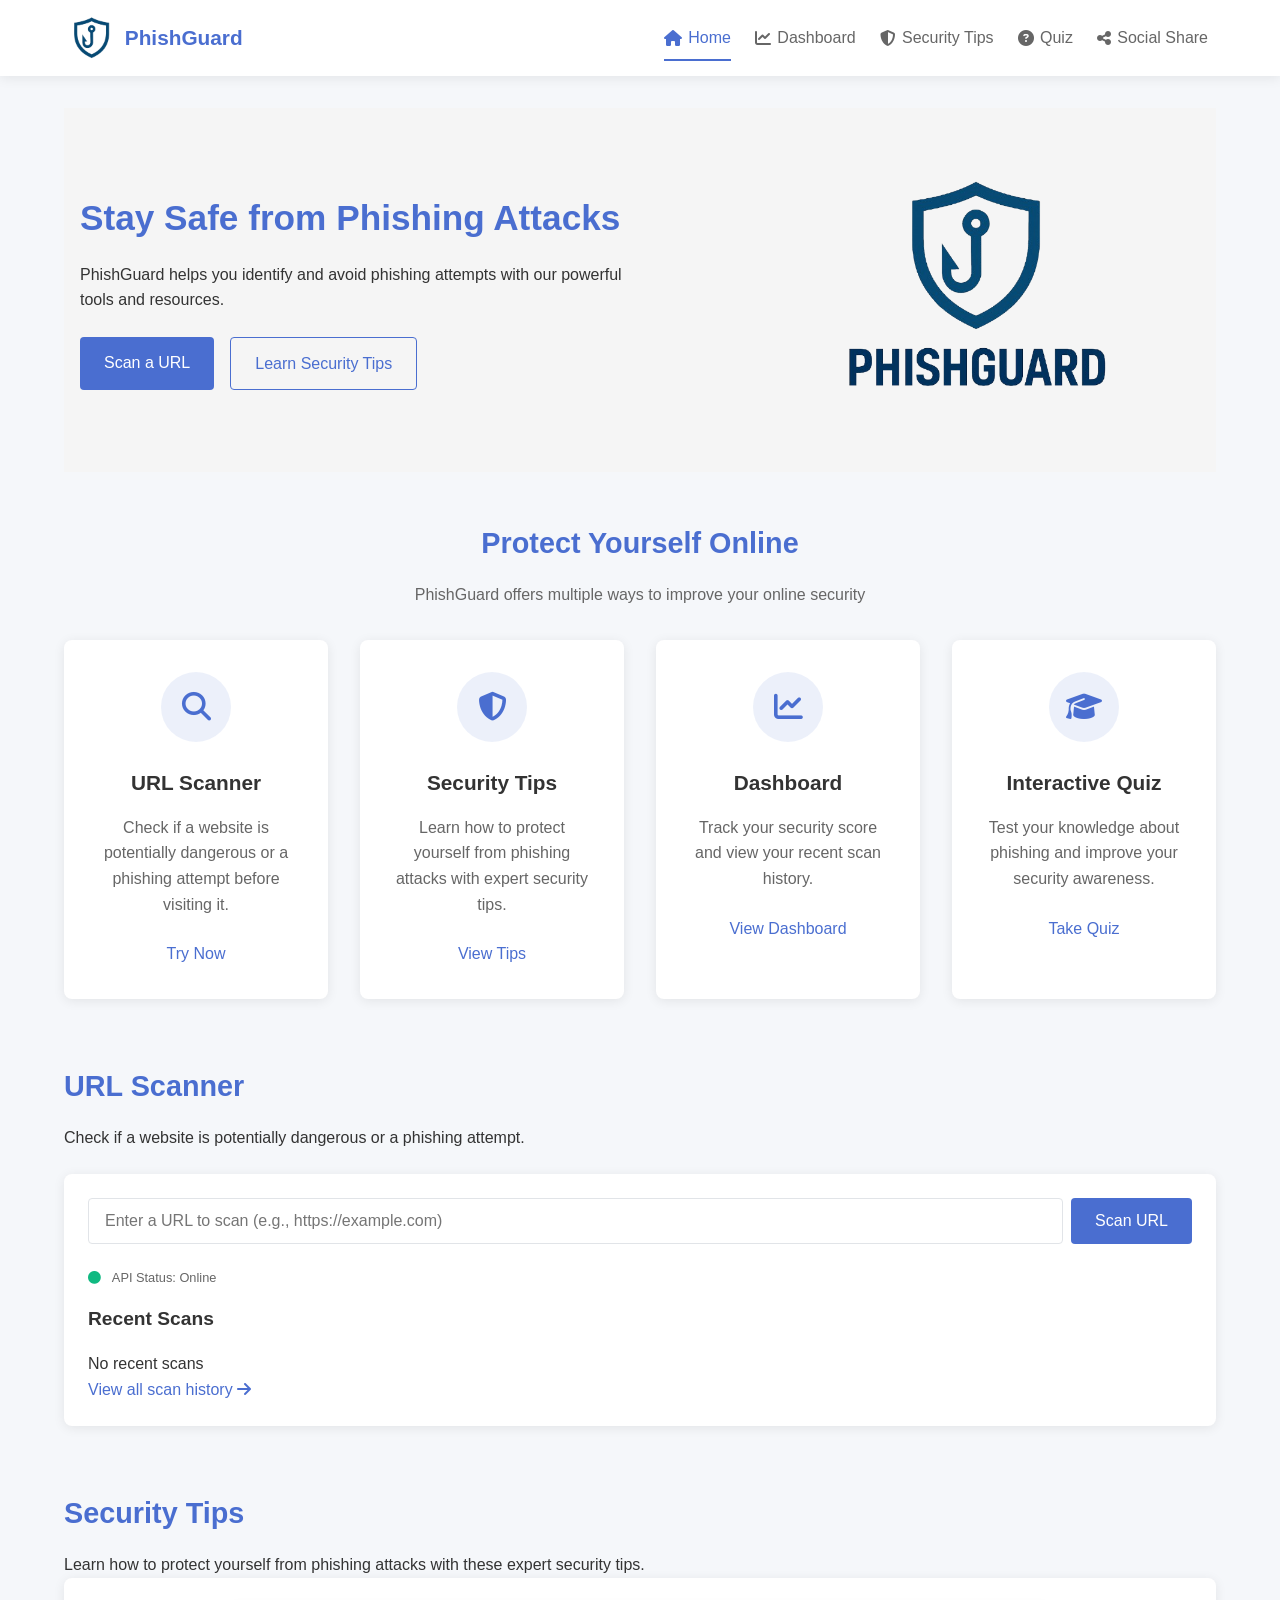
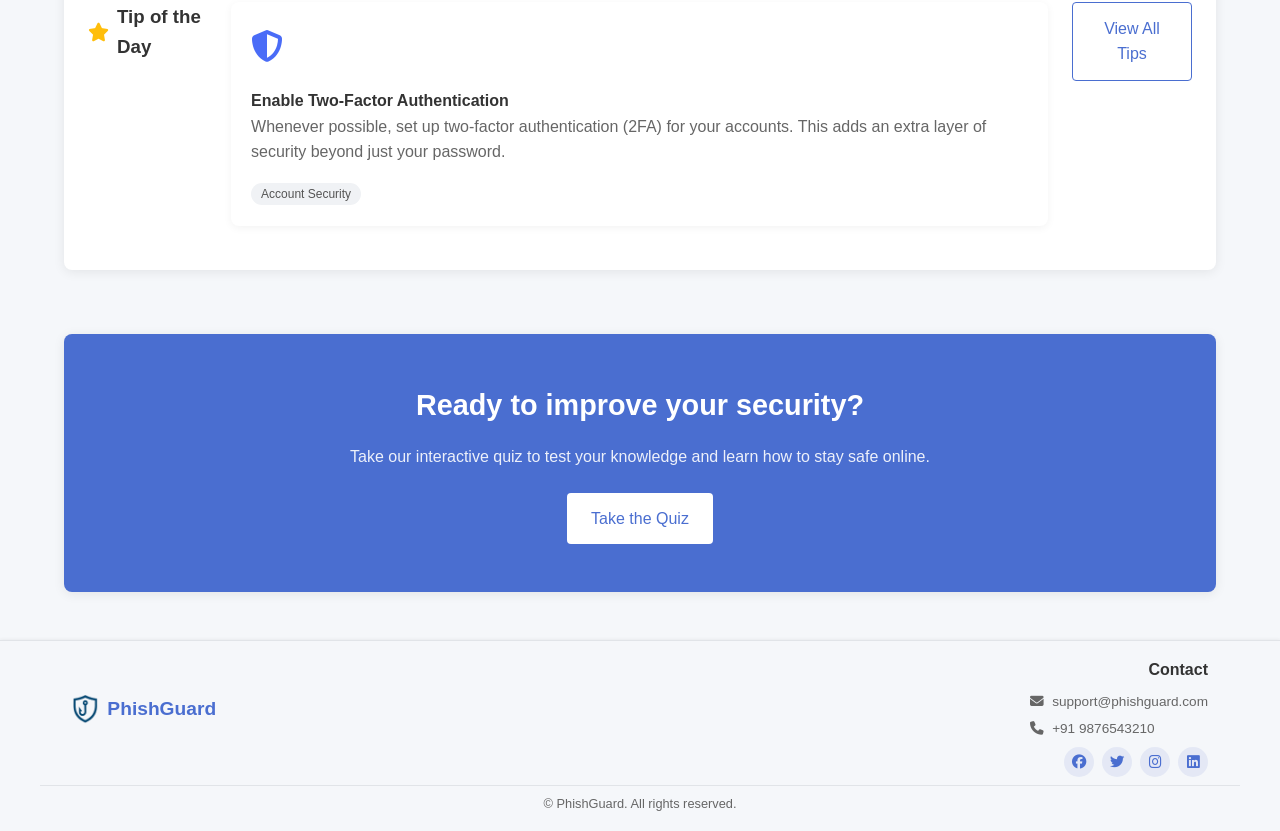
<file: index.html>
<!DOCTYPE html>
<html lang="en">
<head>
    <meta charset="UTF-8">
    <meta name="viewport" content="width=device-width, initial-scale=1.0">
    <title>PhishGuard - Phishing Detection & Awareness</title>
    <link rel="stylesheet" href="css/combined.css">
    <link rel="stylesheet" href="https://cdnjs.cloudflare.com/ajax/libs/font-awesome/6.4.0/css/all.min.css">
</head>
<body>
    <header>
        <nav class="navbar">
            <div class="logo">
                <img src="pics/phish_logo-removebg-preview.png" alt="PhishGuard Logo">
                <h1>PhishGuard</h1>
            </div>
            <ul class="nav-links">
                <li><a href="index.html" class="active"><i class="fas fa-home"></i> Home</a></li>
                <li><a href="dashboard.html"><i class="fas fa-chart-line"></i> Dashboard</a></li>
                <li><a href="security-tips.html"><i class="fas fa-shield-alt"></i> Security Tips</a></li>
                <li><a href="quiz.html"><i class="fas fa-question-circle"></i> Quiz</a></li>
                <li><a href="social-share.html"><i class="fas fa-share-alt"></i> Social Share</a></li>
            </ul>
            <div class="hamburger">
                <div class="bar"></div>
                <div class="bar"></div>
                <div class="bar"></div>
            </div>
        </nav>
    </header>

    <main>
        <section id="hero" class="hero-section">
            <div class="hero-content">
                <h1>Stay Safe from Phishing Attacks</h1>
                <p>PhishGuard helps you identify and avoid phishing attempts with our powerful tools and resources.</p>
                <div class="hero-buttons">
                    <a href="#scanner" class="btn primary-btn">Scan a URL</a>
                    <a href="security-tips.html" class="btn secondary-btn">Learn Security Tips</a>
                </div>
            </div>
            <div class="hero-image">
                <img src="pics/phishguard_logo-removebg-preview.png" alt="Phishing Protection">
            </div>
        </section>

        <section id="features" class="features-section">
            <h2>Protect Yourself Online</h2>
            <p class="section-description">PhishGuard offers multiple ways to improve your online security</p>
            
            <div class="features-grid">
                <div class="feature-card">
                    <div class="feature-icon">
                        <i class="fas fa-search"></i>
                    </div>
                    <h3>URL Scanner</h3>
                    <p>Check if a website is potentially dangerous or a phishing attempt before visiting it.</p>
                    <a href="#scanner" class="feature-link">Try Now</a>
                </div>
                
                <div class="feature-card">
                    <div class="feature-icon">
                        <i class="fas fa-shield-alt"></i>
                    </div>
                    <h3>Security Tips</h3>
                    <p>Learn how to protect yourself from phishing attacks with expert security tips.</p>
                    <a href="security-tips.html" class="feature-link">View Tips</a>
                </div>
                
                <div class="feature-card">
                    <div class="feature-icon">
                        <i class="fas fa-chart-line"></i>
                    </div>
                    <h3>Dashboard</h3>
                    <p>Track your security score and view your recent scan history.</p>
                    <a href="dashboard.html" class="feature-link">View Dashboard</a>
                </div>
                
                <div class="feature-card">
                    <div class="feature-icon">
                        <i class="fas fa-graduation-cap"></i>
                    </div>
                    <h3>Interactive Quiz</h3>
                    <p>Test your knowledge about phishing and improve your security awareness.</p>
                    <a href="quiz.html" class="feature-link">Take Quiz</a>
                </div>
            </div>
        </section>

        <section id="scanner" class="scanner-section">
            <h2>URL Scanner</h2>
            <p>Check if a website is potentially dangerous or a phishing attempt.</p>
            
            <div class="scanner-container">
                <div class="url-input">
                    <input type="text" id="url-to-scan" placeholder="Enter a URL to scan (e.g., https://example.com)">
                    <button id="scan-btn">Scan URL</button>
                </div>
                
                <div class="api-status">
                    <span id="api-status-indicator"><i class="fas fa-circle-notch"></i> API Status: Checking...</span>
                </div>
                
                <div class="scan-results" id="scan-results">
                    <!-- Results will appear here -->
                </div>
                
                <div class="recent-scans">
                    <h3>Recent Scans</h3>
                    <ul id="recent-scans-list">
                        <!-- Recent scans will appear here -->
                    </ul>
                    <a href="dashboard.html" class="view-all-link">View all scan history <i class="fas fa-arrow-right"></i></a>
                </div>
            </div>
        </section>

        <section id="security-tips-preview" class="tips-preview-section">
            <h2>Security Tips</h2>
            <p>Learn how to protect yourself from phishing attacks with these expert security tips.</p>
            
            <div class="tip-of-day">
                <h3><i class="fas fa-star"></i> Tip of the Day</h3>
                <div class="tip-content" id="home-tip-content">
                    <!-- Dynamically filled by JavaScript -->
                </div>
                <a href="security-tips.html" class="btn secondary-btn">View All Tips</a>
            </div>
        </section>

        <section id="cta" class="cta-section">
            <div class="cta-content">
                <h2>Ready to improve your security?</h2>
                <p>Take our interactive quiz to test your knowledge and learn how to stay safe online.</p>
                <a href="quiz.html" class="btn primary-btn">Take the Quiz</a>
            </div>
        </section>
    </main>

    <footer>
        <div class="footer-content">
            <div class="footer-logo">
                <img src="pics/phish_logo-removebg-preview.png" alt="PhishGuard Logo">
                <h2>PhishGuard</h2>
            </div>
            <div class="footer-contact">
                <h3>Contact</h3>
                <p><i class="fas fa-envelope"></i> support@phishguard.com</p>
                <p><i class="fas fa-phone"></i>+91 9876543210</p>
                <div class="social-icons">
                    <a href="#"><i class="fab fa-facebook"></i></a>
                    <a href="#"><i class="fab fa-twitter"></i></a>
                    <a href="#"><i class="fab fa-instagram"></i></a>
                    <a href="#"><i class="fab fa-linkedin"></i></a>
                </div>
            </div>
        </div>
        <div class="footer-bottom">
            <p>&copy;  PhishGuard. All rights reserved.</p>
        </div>
    </footer>

    <script src="js/main.js"></script>
    <script src="js/scanner.js"></script>
    <script src="js/index-tips.js"></script>
    <script src="js/direct-nav.js"></script>
</body>
</html>
</file>
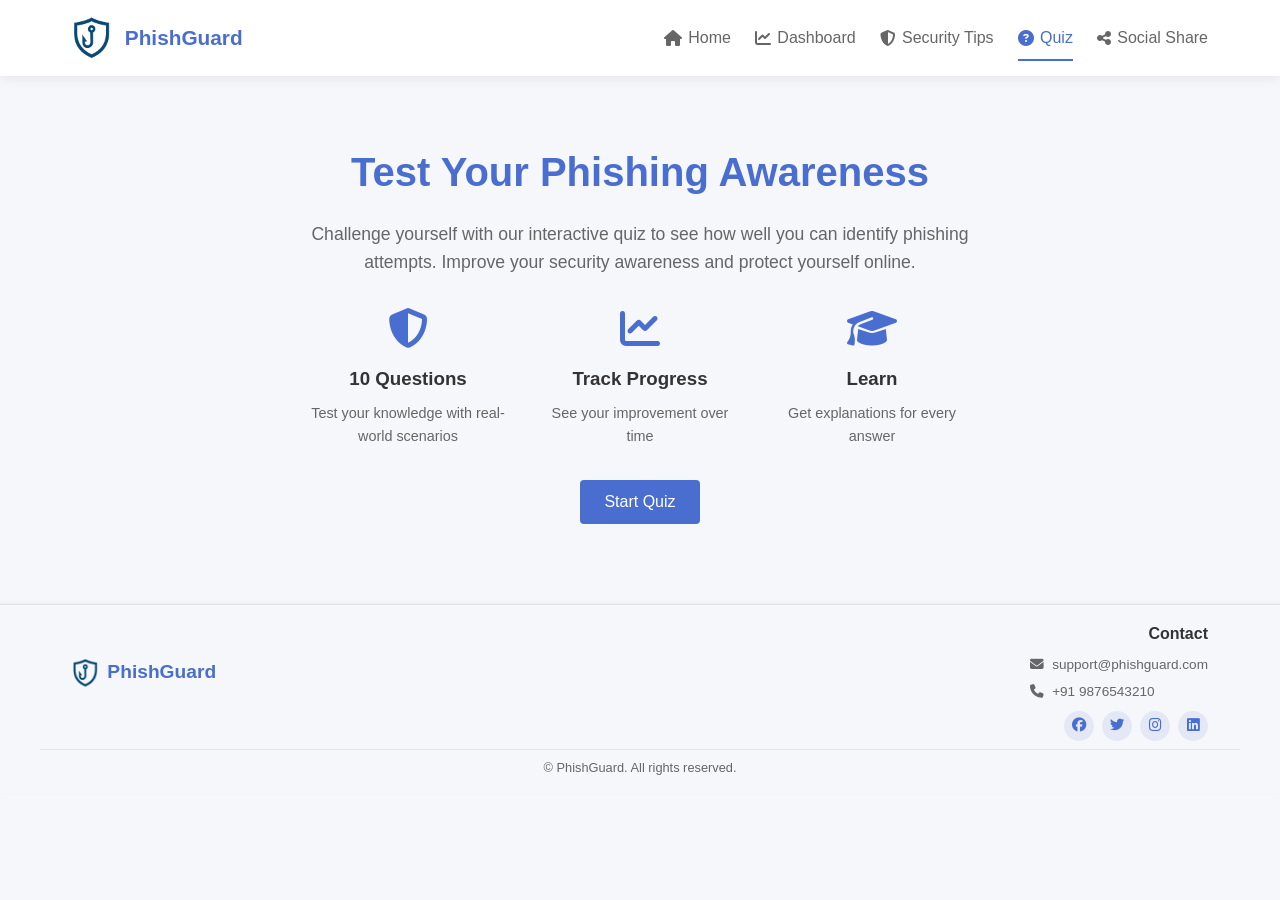
<file: quiz.html>
<!DOCTYPE html>
<html lang="en">
<head>
    <meta charset="UTF-8">
    <meta name="viewport" content="width=device-width, initial-scale=1.0">
    <title>PhishGuard - Security Quiz</title>
    <link rel="stylesheet" href="css/combined.css">
    <link rel="stylesheet" href="https://cdnjs.cloudflare.com/ajax/libs/font-awesome/6.4.0/css/all.min.css">
</head>
<body>
    <header>
        <nav class="navbar">
            <div class="logo">
                <img src="pics/phish_logo-removebg-preview.png" alt="PhishGuard Logo">
                <h1>PhishGuard</h1>
            </div>
            <ul class="nav-links">
                <li><a href="index.html"><i class="fas fa-home"></i> Home</a></li>
                <li><a href="dashboard.html"><i class="fas fa-chart-line"></i> Dashboard</a></li>
                <li><a href="security-tips.html"><i class="fas fa-shield-alt"></i> Security Tips</a></li>
                <li><a href="quiz.html" class="active"><i class="fas fa-question-circle"></i> Quiz</a></li>
                <li><a href="social-share.html"><i class="fas fa-share-alt"></i> Social Share</a></li>
            </ul>
            <div class="hamburger">
                <div class="bar"></div>
                <div class="bar"></div>
                <div class="bar"></div>
            </div>
        </nav>
    </header>

    <main>
        <section id="quiz-intro" class="quiz-intro">
            <div class="container">
                <h1>Test Your Phishing Awareness</h1>
                <p>Challenge yourself with our interactive quiz to see how well you can identify phishing attempts. Improve your security awareness and protect yourself online.</p>
                
                <div class="quiz-features">
                    <div class="quiz-feature">
                        <i class="fas fa-shield-alt"></i>
                        <h3>10 Questions</h3>
                        <p>Test your knowledge with real-world scenarios</p>
                    </div>
                    <div class="quiz-feature">
                        <i class="fas fa-chart-line"></i>
                        <h3>Track Progress</h3>
                        <p>See your improvement over time</p>
                    </div>
                    <div class="quiz-feature">
                        <i class="fas fa-graduation-cap"></i>
                        <h3>Learn</h3>
                        <p>Get explanations for every answer</p>
                    </div>
                </div>
                
                <button id="start-quiz-btn" class="btn primary-btn">Start Quiz</button>
            </div>
        </section>

        <section id="quiz-container" class="quiz-container" style="display: none;">
            <div class="quiz-header">
                <h2>Phishing Security Quiz</h2>
                <div class="quiz-progress">
                    <div class="progress-bar">
                        <div class="progress-fill" id="progress-fill"></div>
                    </div>
                    <span id="quiz-progress-text">Question 1 of 10</span>
                </div>
            </div>
            
            <div class="quiz-content">
                <div id="quiz-question" class="quiz-question">
                    <!-- Question will be inserted here -->
                </div>
                
                <div id="quiz-options" class="quiz-options">
                    <!-- Options will be inserted here -->
                </div>
                
                <div id="quiz-feedback" class="quiz-feedback">
                    <!-- Feedback will appear here -->
                </div>
                
                <div class="quiz-controls">
                    <button id="next-btn" class="btn primary-btn" disabled>Next Question</button>
                </div>
            </div>
        </section>

        <section id="quiz-results" class="quiz-results" style="display: none;">
            <h2>Your Results</h2>
            
            <div class="quiz-score">
                <div class="score-circle">
                    <span id="score-percent">0%</span>
                </div>
                <p>You got <span id="correct-answers">0</span> out of <span id="total-questions">10</span> questions right!</p>
            </div>
            
            <div class="quiz-summary">
                <h3>What your score means:</h3>
                <div id="score-meaning">
                    <!-- Will be filled based on score -->
                </div>
            </div>
            
            <div class="quiz-actions">
                <button id="retry-quiz-btn" class="btn primary-btn">Try Again</button>
                <a href="security-tips.html" class="btn secondary-btn">Learn More Security Tips</a>
            </div>
        </section>
    </main>

    <footer>
        <div class="footer-content">
            <div class="footer-logo">
                <img src="pics/phish_logo-removebg-preview.png" alt="PhishGuard Logo">
                <h2>PhishGuard</h2>
            </div>
            <div class="footer-contact">
                <h3>Contact</h3>
                <p><i class="fas fa-envelope"></i> support@phishguard.com</p>
                <p><i class="fas fa-phone"></i>+91 9876543210</p>
                <div class="social-icons">
                    <a href="#"><i class="fab fa-facebook"></i></a>
                    <a href="#"><i class="fab fa-twitter"></i></a>
                    <a href="#"><i class="fab fa-instagram"></i></a>
                    <a href="#"><i class="fab fa-linkedin"></i></a>
                </div>
            </div>
        </div>
        <div class="footer-bottom">
            <p>&copy; PhishGuard. All rights reserved.</p>
        </div>
    </footer>

    <script src="js/main.js"></script>
    <script src="js/quiz.js"></script>
    <script src="js/direct-nav.js"></script>
</body>
</html>
</file>
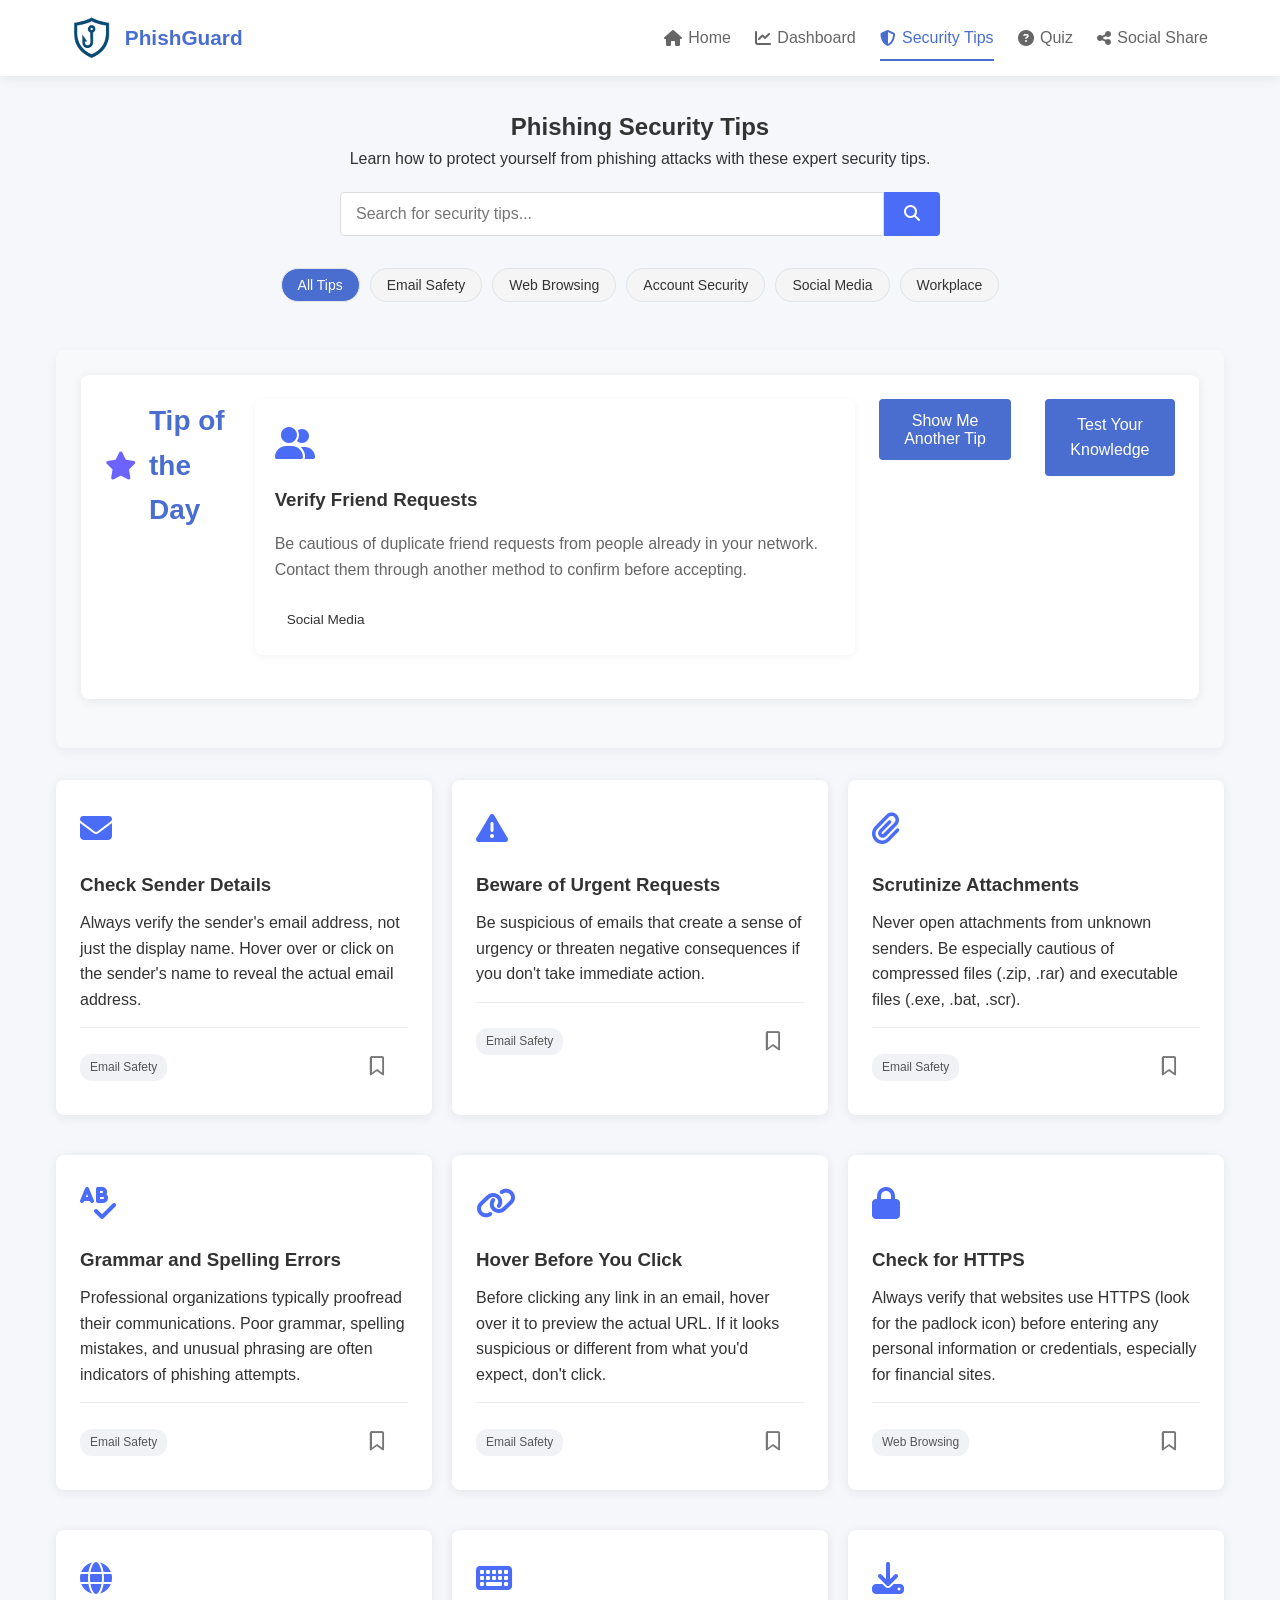
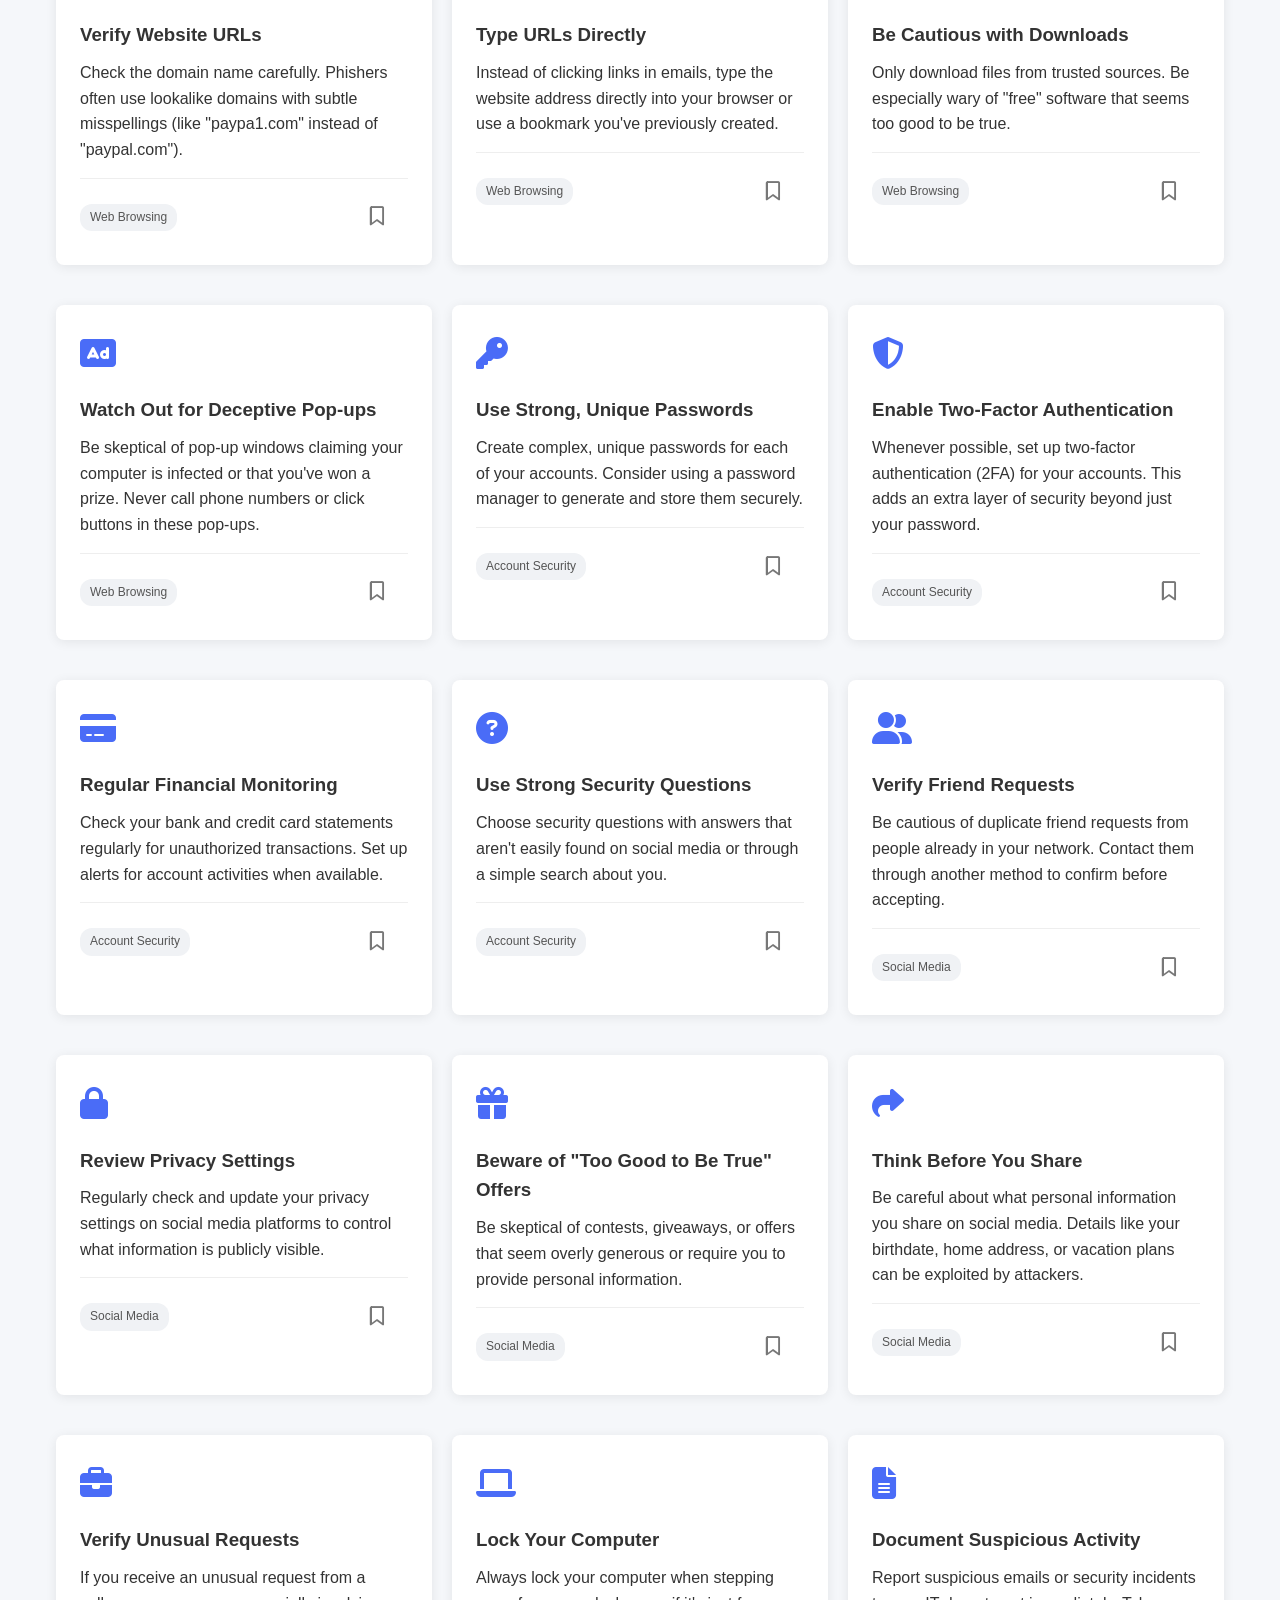
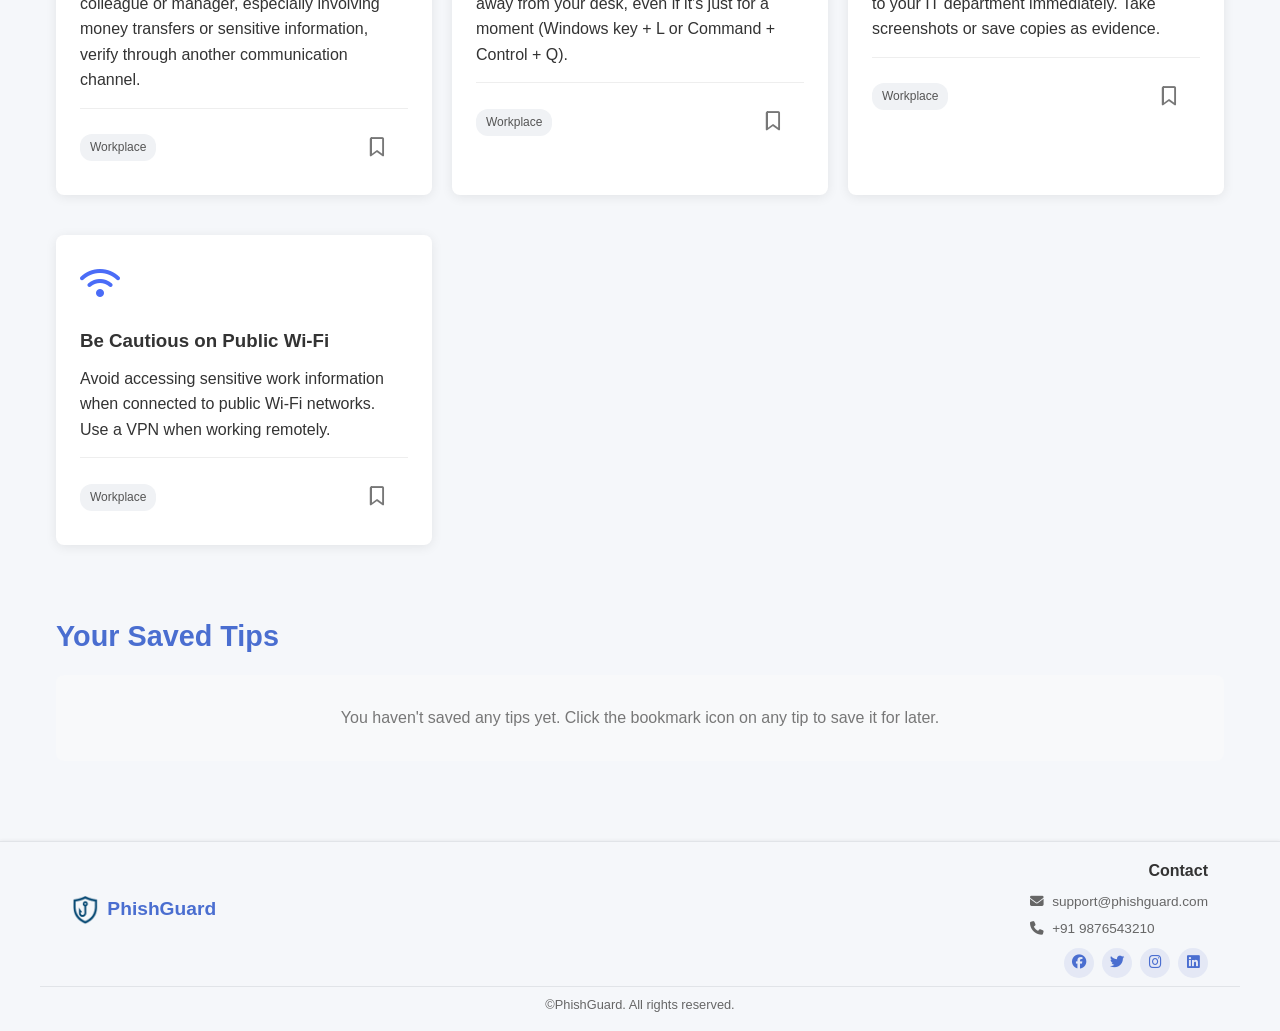
<file: security-tips.html>
<!DOCTYPE html>
<html lang="en">
<head>
    <meta charset="UTF-8">
    <meta name="viewport" content="width=device-width, initial-scale=1.0">
    <title>Security Tips - PhishGuard</title>
    <link rel="stylesheet" href="css/combined.css">
    <link rel="stylesheet" href="https://cdnjs.cloudflare.com/ajax/libs/font-awesome/6.4.0/css/all.min.css">
</head>
<body>
    <header>
        <nav class="navbar">
            <div class="logo">
                <img src="pics/phish_logo-removebg-preview.png" alt="PhishGuard Logo">
                <h1>PhishGuard</h1>
            </div>
            <ul class="nav-links">
                <li><a href="index.html"><i class="fas fa-home"></i> Home</a></li>
                <li><a href="dashboard.html"><i class="fas fa-chart-line"></i> Dashboard</a></li>
                <li><a href="security-tips.html" class="active"><i class="fas fa-shield-alt"></i> Security Tips</a></li>
                <li><a href="quiz.html"><i class="fas fa-question-circle"></i> Quiz</a></li>
                <li><a href="social-share.html"><i class="fas fa-share-alt"></i> Social Share</a></li>
                
            </ul>
            <div class="hamburger">
                <div class="bar"></div>
                <div class="bar"></div>
                <div class="bar"></div>
            </div>
        </nav>
    </header>

    <main class="tips-container">
        <section class="tips-header">
            <h1>Phishing Security Tips</h1>
            <p>Learn how to protect yourself from phishing attacks with these expert security tips.</p>
            
            <div class="search-container">
                <input type="text" id="tip-search" placeholder="Search for security tips...">
                <button id="search-btn"><i class="fas fa-search"></i></button>
            </div>
            
            <div class="category-filters">
                <button class="category-btn active" data-category="all">All Tips</button>
                <button class="category-btn" data-category="email">Email Safety</button>
                <button class="category-btn" data-category="web">Web Browsing</button>
                <button class="category-btn" data-category="account">Account Security</button>
                <button class="category-btn" data-category="social">Social Media</button>
                <button class="category-btn" data-category="work">Workplace</button>
            </div>
        </section>

        <section class="featured-tip">
            <div class="tip-of-day">
                <h2><i class="fas fa-star"></i> Tip of the Day</h2>
                <div class="tip-content" id="tip-of-day-content">
                    <!-- Dynamically filled by JavaScript -->
                </div>
                <button id="new-featured-tip" class="btn">Show Me Another Tip</button>
                <a href="quiz.html" class="btn primary-btn" style="margin-left: 10px;">Test Your Knowledge</a>
            </div>
        </section>

        <section class="tips-grid" id="tips-grid">
            <!-- Email Safety Tips -->
            <div class="tip-card" data-category="email">
                <div class="tip-icon"><i class="fas fa-envelope"></i></div>
                <h3>Check Sender Details</h3>
                <p>Always verify the sender's email address, not just the display name. Hover over or click on the sender's name to reveal the actual email address.</p>
                <div class="tip-footer">
                    <span class="tip-category">Email Safety</span>
                    <button class="save-tip-btn" data-tip-id="email-1"><i class="far fa-bookmark"></i></button>
                </div>
            </div>

            <div class="tip-card" data-category="email">
                <div class="tip-icon"><i class="fas fa-exclamation-triangle"></i></div>
                <h3>Beware of Urgent Requests</h3>
                <p>Be suspicious of emails that create a sense of urgency or threaten negative consequences if you don't take immediate action.</p>
                <div class="tip-footer">
                    <span class="tip-category">Email Safety</span>
                    <button class="save-tip-btn" data-tip-id="email-2"><i class="far fa-bookmark"></i></button>
                </div>
            </div>

            <div class="tip-card" data-category="email">
                <div class="tip-icon"><i class="fas fa-paperclip"></i></div>
                <h3>Scrutinize Attachments</h3>
                <p>Never open attachments from unknown senders. Be especially cautious of compressed files (.zip, .rar) and executable files (.exe, .bat, .scr).</p>
                <div class="tip-footer">
                    <span class="tip-category">Email Safety</span>
                    <button class="save-tip-btn" data-tip-id="email-3"><i class="far fa-bookmark"></i></button>
                </div>
            </div>

            <div class="tip-card" data-category="email">
                <div class="tip-icon"><i class="fas fa-spell-check"></i></div>
                <h3>Grammar and Spelling Errors</h3>
                <p>Professional organizations typically proofread their communications. Poor grammar, spelling mistakes, and unusual phrasing are often indicators of phishing attempts.</p>
                <div class="tip-footer">
                    <span class="tip-category">Email Safety</span>
                    <button class="save-tip-btn" data-tip-id="email-4"><i class="far fa-bookmark"></i></button>
                </div>
            </div>

            <div class="tip-card" data-category="email">
                <div class="tip-icon"><i class="fas fa-link"></i></div>
                <h3>Hover Before You Click</h3>
                <p>Before clicking any link in an email, hover over it to preview the actual URL. If it looks suspicious or different from what you'd expect, don't click.</p>
                <div class="tip-footer">
                    <span class="tip-category">Email Safety</span>
                    <button class="save-tip-btn" data-tip-id="email-5"><i class="far fa-bookmark"></i></button>
                </div>
            </div>

            <!-- Web Browsing Tips -->
            <div class="tip-card" data-category="web">
                <div class="tip-icon"><i class="fas fa-lock"></i></div>
                <h3>Check for HTTPS</h3>
                <p>Always verify that websites use HTTPS (look for the padlock icon) before entering any personal information or credentials, especially for financial sites.</p>
                <div class="tip-footer">
                    <span class="tip-category">Web Browsing</span>
                    <button class="save-tip-btn" data-tip-id="web-1"><i class="far fa-bookmark"></i></button>
                </div>
            </div>

            <div class="tip-card" data-category="web">
                <div class="tip-icon"><i class="fas fa-globe"></i></div>
                <h3>Verify Website URLs</h3>
                <p>Check the domain name carefully. Phishers often use lookalike domains with subtle misspellings (like "paypa1.com" instead of "paypal.com").</p>
                <div class="tip-footer">
                    <span class="tip-category">Web Browsing</span>
                    <button class="save-tip-btn" data-tip-id="web-2"><i class="far fa-bookmark"></i></button>
                </div>
            </div>

            <div class="tip-card" data-category="web">
                <div class="tip-icon"><i class="fas fa-keyboard"></i></div>
                <h3>Type URLs Directly</h3>
                <p>Instead of clicking links in emails, type the website address directly into your browser or use a bookmark you've previously created.</p>
                <div class="tip-footer">
                    <span class="tip-category">Web Browsing</span>
                    <button class="save-tip-btn" data-tip-id="web-3"><i class="far fa-bookmark"></i></button>
                </div>
            </div>

            <div class="tip-card" data-category="web">
                <div class="tip-icon"><i class="fas fa-download"></i></div>
                <h3>Be Cautious with Downloads</h3>
                <p>Only download files from trusted sources. Be especially wary of "free" software that seems too good to be true.</p>
                <div class="tip-footer">
                    <span class="tip-category">Web Browsing</span>
                    <button class="save-tip-btn" data-tip-id="web-4"><i class="far fa-bookmark"></i></button>
                </div>
            </div>

            <div class="tip-card" data-category="web">
                <div class="tip-icon"><i class="fas fa-ad"></i></div>
                <h3>Watch Out for Deceptive Pop-ups</h3>
                <p>Be skeptical of pop-up windows claiming your computer is infected or that you've won a prize. Never call phone numbers or click buttons in these pop-ups.</p>
                <div class="tip-footer">
                    <span class="tip-category">Web Browsing</span>
                    <button class="save-tip-btn" data-tip-id="web-5"><i class="far fa-bookmark"></i></button>
                </div>
            </div>

            <!-- Account Security Tips -->
            <div class="tip-card" data-category="account">
                <div class="tip-icon"><i class="fas fa-key"></i></div>
                <h3>Use Strong, Unique Passwords</h3>
                <p>Create complex, unique passwords for each of your accounts. Consider using a password manager to generate and store them securely.</p>
                <div class="tip-footer">
                    <span class="tip-category">Account Security</span>
                    <button class="save-tip-btn" data-tip-id="account-1"><i class="far fa-bookmark"></i></button>
                </div>
            </div>

            <div class="tip-card" data-category="account">
                <div class="tip-icon"><i class="fas fa-shield-alt"></i></div>
                <h3>Enable Two-Factor Authentication</h3>
                <p>Whenever possible, set up two-factor authentication (2FA) for your accounts. This adds an extra layer of security beyond just your password.</p>
                <div class="tip-footer">
                    <span class="tip-category">Account Security</span>
                    <button class="save-tip-btn" data-tip-id="account-2"><i class="far fa-bookmark"></i></button>
                </div>
            </div>

            <div class="tip-card" data-category="account">
                <div class="tip-icon"><i class="fas fa-credit-card"></i></div>
                <h3>Regular Financial Monitoring</h3>
                <p>Check your bank and credit card statements regularly for unauthorized transactions. Set up alerts for account activities when available.</p>
                <div class="tip-footer">
                    <span class="tip-category">Account Security</span>
                    <button class="save-tip-btn" data-tip-id="account-3"><i class="far fa-bookmark"></i></button>
                </div>
            </div>

            <div class="tip-card" data-category="account">
                <div class="tip-icon"><i class="fas fa-question-circle"></i></div>
                <h3>Use Strong Security Questions</h3>
                <p>Choose security questions with answers that aren't easily found on social media or through a simple search about you.</p>
                <div class="tip-footer">
                    <span class="tip-category">Account Security</span>
                    <button class="save-tip-btn" data-tip-id="account-4"><i class="far fa-bookmark"></i></button>
                </div>
            </div>

            <!-- Social Media Tips -->
            <div class="tip-card" data-category="social">
                <div class="tip-icon"><i class="fas fa-user-friends"></i></div>
                <h3>Verify Friend Requests</h3>
                <p>Be cautious of duplicate friend requests from people already in your network. Contact them through another method to confirm before accepting.</p>
                <div class="tip-footer">
                    <span class="tip-category">Social Media</span>
                    <button class="save-tip-btn" data-tip-id="social-1"><i class="far fa-bookmark"></i></button>
                </div>
            </div>

            <div class="tip-card" data-category="social">
                <div class="tip-icon"><i class="fas fa-lock"></i></div>
                <h3>Review Privacy Settings</h3>
                <p>Regularly check and update your privacy settings on social media platforms to control what information is publicly visible.</p>
                <div class="tip-footer">
                    <span class="tip-category">Social Media</span>
                    <button class="save-tip-btn" data-tip-id="social-2"><i class="far fa-bookmark"></i></button>
                </div>
            </div>

            <div class="tip-card" data-category="social">
                <div class="tip-icon"><i class="fas fa-gift"></i></div>
                <h3>Beware of "Too Good to Be True" Offers</h3>
                <p>Be skeptical of contests, giveaways, or offers that seem overly generous or require you to provide personal information.</p>
                <div class="tip-footer">
                    <span class="tip-category">Social Media</span>
                    <button class="save-tip-btn" data-tip-id="social-3"><i class="far fa-bookmark"></i></button>
                </div>
            </div>

            <div class="tip-card" data-category="social">
                <div class="tip-icon"><i class="fas fa-share"></i></div>
                <h3>Think Before You Share</h3>
                <p>Be careful about what personal information you share on social media. Details like your birthdate, home address, or vacation plans can be exploited by attackers.</p>
                <div class="tip-footer">
                    <span class="tip-category">Social Media</span>
                    <button class="save-tip-btn" data-tip-id="social-4"><i class="far fa-bookmark"></i></button>
                </div>
            </div>

            <!-- Workplace Tips -->
            <div class="tip-card" data-category="work">
                <div class="tip-icon"><i class="fas fa-briefcase"></i></div>
                <h3>Verify Unusual Requests</h3>
                <p>If you receive an unusual request from a colleague or manager, especially involving money transfers or sensitive information, verify through another communication channel.</p>
                <div class="tip-footer">
                    <span class="tip-category">Workplace</span>
                    <button class="save-tip-btn" data-tip-id="work-1"><i class="far fa-bookmark"></i></button>
                </div>
            </div>

            <div class="tip-card" data-category="work">
                <div class="tip-icon"><i class="fas fa-laptop"></i></div>
                <h3>Lock Your Computer</h3>
                <p>Always lock your computer when stepping away from your desk, even if it's just for a moment (Windows key + L or Command + Control + Q).</p>
                <div class="tip-footer">
                    <span class="tip-category">Workplace</span>
                    <button class="save-tip-btn" data-tip-id="work-2"><i class="far fa-bookmark"></i></button>
                </div>
            </div>

            <div class="tip-card" data-category="work">
                <div class="tip-icon"><i class="fas fa-file-alt"></i></div>
                <h3>Document Suspicious Activity</h3>
                <p>Report suspicious emails or security incidents to your IT department immediately. Take screenshots or save copies as evidence.</p>
                <div class="tip-footer">
                    <span class="tip-category">Workplace</span>
                    <button class="save-tip-btn" data-tip-id="work-3"><i class="far fa-bookmark"></i></button>
                </div>
            </div>

            <div class="tip-card" data-category="work">
                <div class="tip-icon"><i class="fas fa-wifi"></i></div>
                <h3>Be Cautious on Public Wi-Fi</h3>
                <p>Avoid accessing sensitive work information when connected to public Wi-Fi networks. Use a VPN when working remotely.</p>
                <div class="tip-footer">
                    <span class="tip-category">Workplace</span>
                    <button class="save-tip-btn" data-tip-id="work-4"><i class="far fa-bookmark"></i></button>
                </div>
            </div>
        </section>

        <section class="saved-tips" id="saved-tips-section">
            <h2>Your Saved Tips</h2>
            <div id="saved-tips-container">
                <p class="no-saved-tips">You haven't saved any tips yet. Click the bookmark icon on any tip to save it for later.</p>
            </div>
        </section>
    </main>

    <footer>
        <div class="footer-content">
            <div class="footer-logo">
                <img src="pics/phish_logo-removebg-preview.png" alt="PhishGuard Logo">
                <h2>PhishGuard</h2>
            </div>
            <div class="footer-contact">
                <h3>Contact</h3>
                <p><i class="fas fa-envelope"></i> support@phishguard.com</p>
                <p><i class="fas fa-phone"></i>+91 9876543210</p>
                <div class="social-icons">
                    <a href="#"><i class="fab fa-facebook"></i></a>
                    <a href="#"><i class="fab fa-twitter"></i></a>
                    <a href="#"><i class="fab fa-instagram"></i></a>
                    <a href="#"><i class="fab fa-linkedin"></i></a>
                </div>
            </div>
        </div>
        <div class="footer-bottom">
            <p>&copy;PhishGuard. All rights reserved.</p>
        </div>
    </footer>

    <script src="js/security-tips.js"></script>
    <script src="js/direct-nav.js"></script>
</body>
</html>
</file>
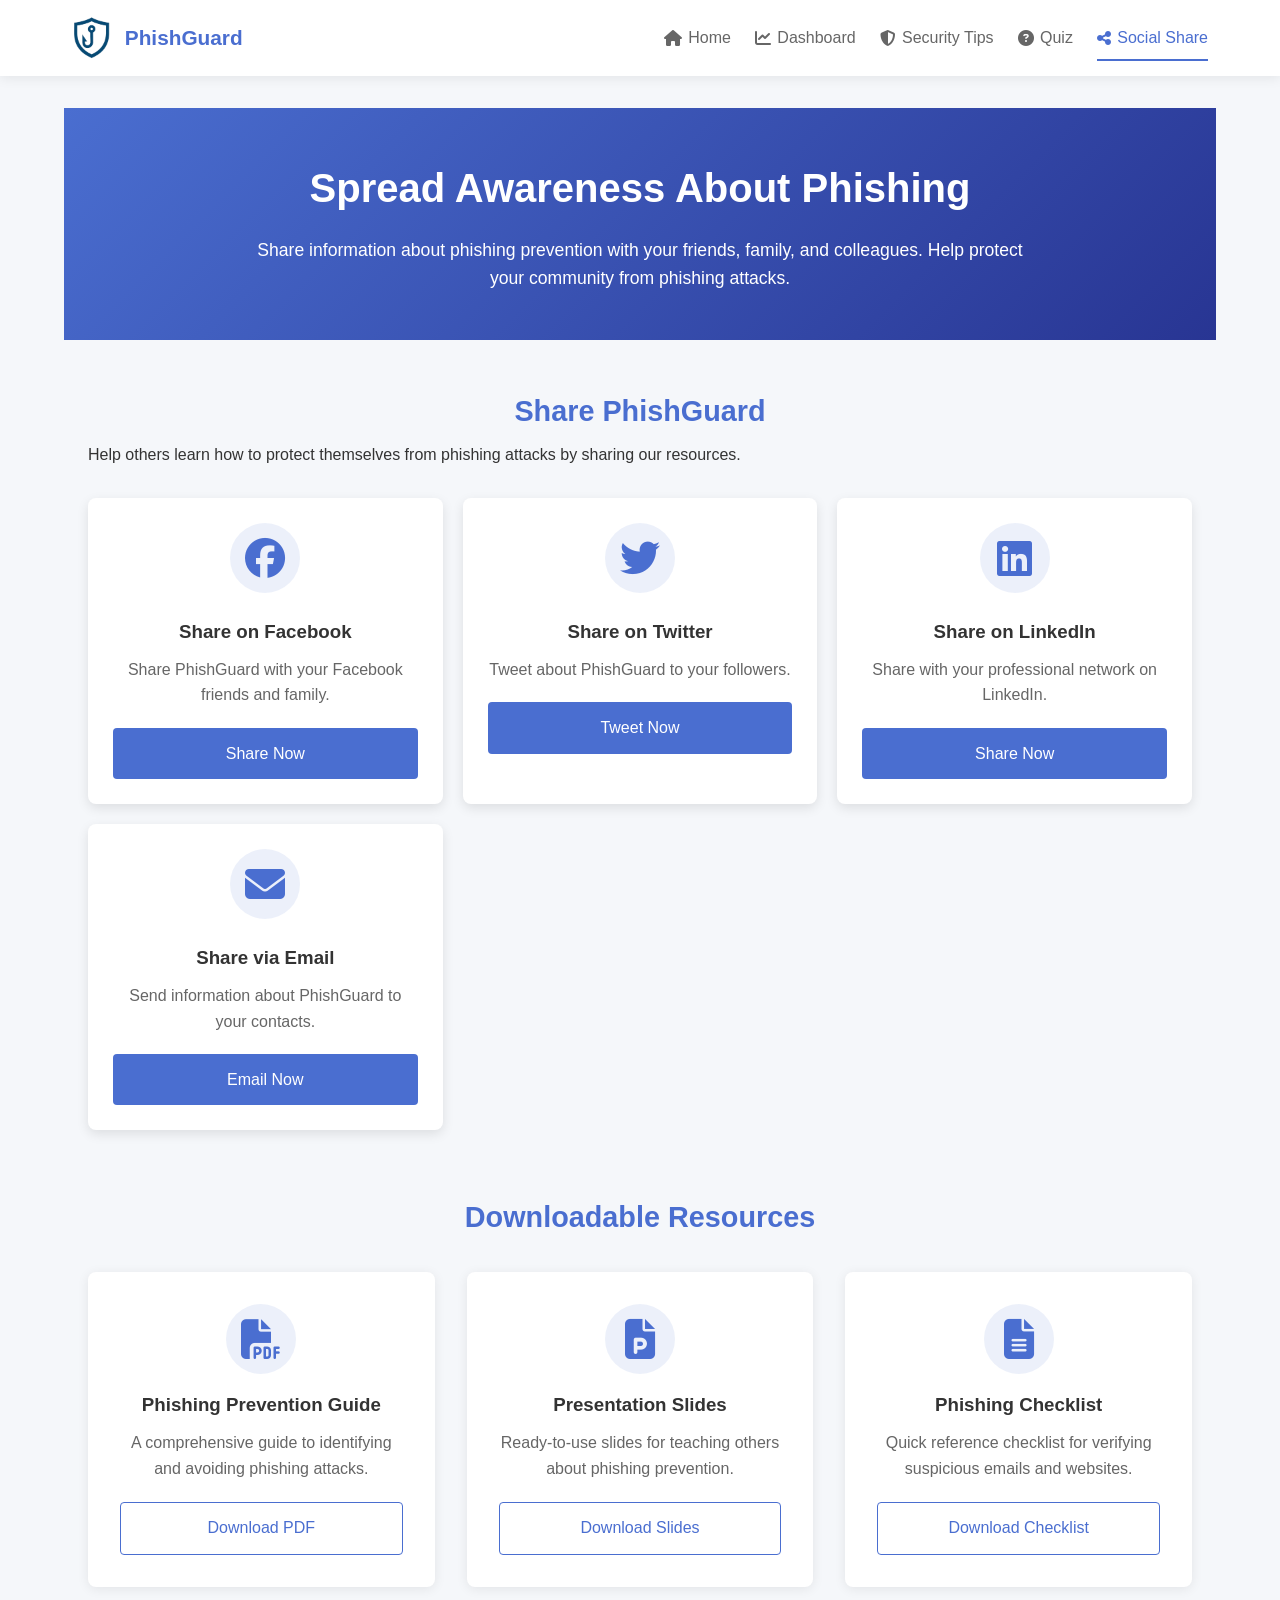
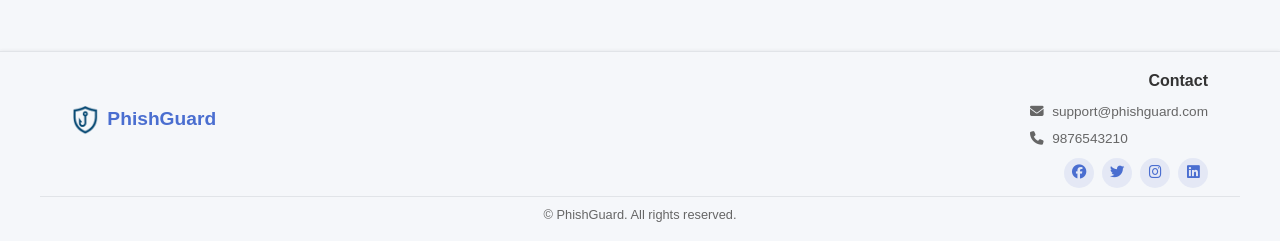
<file: social-share.html>
<!DOCTYPE html>
<html lang="en">
<head>
    <meta charset="UTF-8">
    <meta name="viewport" content="width=device-width, initial-scale=1.0">
    <title>PhishGuard - Social Share</title>
    <link rel="stylesheet" href="css/combined.css">
    <link rel="stylesheet" href="https://cdnjs.cloudflare.com/ajax/libs/font-awesome/6.4.0/css/all.min.css">
</head>
<body>
    <header>
        <nav class="navbar">
            <div class="logo">
                <img src="pics/phish_logo-removebg-preview.png" alt="PhishGuard Logo">
                <h1>PhishGuard</h1>
            </div>
            <ul class="nav-links">
                <li><a href="index.html"><i class="fas fa-home"></i> Home</a></li>
                <li><a href="dashboard.html"><i class="fas fa-chart-line"></i> Dashboard</a></li>
                <li><a href="security-tips.html"><i class="fas fa-shield-alt"></i> Security Tips</a></li>
                <li><a href="quiz.html"><i class="fas fa-question-circle"></i> Quiz</a></li>
                <li><a href="social-share.html" class="active"><i class="fas fa-share-alt"></i> Social Share</a></li>
                
            </ul>
            <div class="hamburger">
                <div class="bar"></div>
                <div class="bar"></div>
                <div class="bar"></div>
            </div>
        </nav>
    </header>

    <main>
        <section class="social-share-intro">
            <div class="container">
                <h1>Spread Awareness About Phishing</h1>
                <p>Share information about phishing prevention with your friends, family, and colleagues. Help protect your community from phishing attacks.</p>
            </div>
        </section>

        <section class="share-options">
            <div class="container">
                <h2>Share PhishGuard</h2>
                <p>Help others learn how to protect themselves from phishing attacks by sharing our resources.</p>
                
                <div class="share-cards">
                    <div class="share-card">
                        <div class="share-icon">
                            <i class="fab fa-facebook"></i>
                        </div>
                        <h3>Share on Facebook</h3>
                        <p>Share PhishGuard with your Facebook friends and family.</p>
                        <a href="https://www.facebook.com/sharer/sharer.php?u=https://phishguard.com" target="_blank" class="btn primary-btn">Share Now</a>
                    </div>
                    
                    <div class="share-card">
                        <div class="share-icon">
                            <i class="fab fa-twitter"></i>
                        </div>
                        <h3>Share on Twitter</h3>
                        <p>Tweet about PhishGuard to your followers.</p>
                        <a href="https://twitter.com/intent/tweet?text=Learn how to protect yourself from phishing attacks with PhishGuard: https://phishguard.com" target="_blank" class="btn primary-btn">Tweet Now</a>
                    </div>
                    
                    <div class="share-card">
                        <div class="share-icon">
                            <i class="fab fa-linkedin"></i>
                        </div>
                        <h3>Share on LinkedIn</h3>
                        <p>Share with your professional network on LinkedIn.</p>
                        <a href="https://www.linkedin.com/shareArticle?mini=true&url=https://phishguard.com&title=PhishGuard - Phishing Detection & Awareness" target="_blank" class="btn primary-btn">Share Now</a>
                    </div>
                    
                    <div class="share-card">
                        <div class="share-icon">
                            <i class="fas fa-envelope"></i>
                        </div>
                        <h3>Share via Email</h3>
                        <p>Send information about PhishGuard to your contacts.</p>
                        <a href="mailto:?subject=Protect yourself from phishing attacks with PhishGuard&body=I thought you might be interested in this website that helps protect against phishing attacks: https://phishguard.com" class="btn primary-btn">Email Now</a>
                    </div>
                </div>
            </div>
        </section>
        
        <section class="downloadable-resources">
            <div class="container">
                <h2>Downloadable Resources</h2>                
                <div class="resources-grid">
                    <div class="resource-card">
                        <div class="resource-icon">
                            <i class="fas fa-file-pdf"></i>
                        </div>
                        <h3>Phishing Prevention Guide</h3>
                        <p>A comprehensive guide to identifying and avoiding phishing attacks.</p>
                        <a href="downloads/Phishing_Prevention_Guide.pdf" class="btn secondary-btn">Download PDF</a>
                    </div>
                    <div class="resource-card">
                        <div class="resource-icon">
                            <i class="fas fa-file-powerpoint"></i>
                        </div>
                        <h3>Presentation Slides</h3>
                        <p>Ready-to-use slides for teaching others about phishing prevention.</p>
                        <a href="downloads/Phishing_Presentation.pptx" class="btn secondary-btn">Download Slides</a>
                    </div>
                    
                    <div class="resource-card">
                        <div class="resource-icon">
                            <i class="fas fa-file-alt"></i>
                        </div>
                        <h3>Phishing Checklist</h3>
                        <p>Quick reference checklist for verifying suspicious emails and websites.</p>
                        <a href="downloads/Phishing_Checklist.pdf" class="btn secondary-btn">Download Checklist</a>
                    </div>
                </div>
            </div>
        </section>
    </main>

    <footer>
        <div class="footer-content">
            <div class="footer-logo">
                <img src="pics/phish_logo-removebg-preview.png" alt="PhishGuard Logo">
                <h2>PhishGuard</h2>
            </div>
            <div class="footer-contact">
                <h3>Contact</h3>
                <p><i class="fas fa-envelope"></i> support@phishguard.com</p>
                <p><i class="fas fa-phone"></i> 9876543210</p>
                <div class="social-icons">
                    <a href="#"><i class="fab fa-facebook"></i></a>
                    <a href="#"><i class="fab fa-twitter"></i></a>
                    <a href="#"><i class="fab fa-instagram"></i></a>
                    <a href="#"><i class="fab fa-linkedin"></i></a>
                </div>
            </div>
        </div>
        <div class="footer-bottom">
            <p>&copy; PhishGuard. All rights reserved.</p>
        </div>
    </footer>

    <script src="js/main.js"></script>
    <script src="js/direct-nav.js"></script>
</body>
</html>
</file>
<file: css/combined.css>
/* Combined CSS for PhishGuard */

/* General Styles from styles.css */
:root {
    --primary-color: #4a6ed0;
    --secondary-color: #6c63ff;
    --danger-color: #ff6b6b;
    --success-color: #59b259;
    --warning-color: #ffbe0b;
    --text-color: #333;
    --text-light: #666;
    --bg-color: #f5f7fa;
    --card-bg: #ffffff;
    --border-color: #e1e4e8;
    --shadow: 0 2px 12px rgba(0, 0, 0, 0.08);
    --transition: all 0.3s ease;
    /* Adding security-tips.css variables */
    --primary-light: #e8eaf6;
    --primary-dark: #283593;
    --info-color: #2196f3;
    --text-dark: #263238;
    --text-muted: #78909c;
    --bg-light: #f5f5f5;
    --border-radius: 8px;
}

.dark-mode {
    --primary-color: #5a7ce0;
    --secondary-color: #8c83ff;
    --text-color: #e6e6e6;
    --text-light: #b0b0b0;
    --bg-color: #1a1e26;
    --card-bg: #2a2f3a;
    --border-color: #3a3f4a;
    --shadow: 0 2px 12px rgba(0, 0, 0, 0.15);
}

* {
    margin: 0;
    padding: 0;
    box-sizing: border-box;
}

body {
    font-family: 'Segoe UI', Arial, sans-serif;
    line-height: 1.6;
    color: var(--text-color);
    background-color: var(--bg-color);
    transition: var(--transition);
}

a {
    color: var(--primary-color);
    text-decoration: none;
}

ul {
    list-style: none;
}

/* Header Styles */
header {
    background-color: var(--card-bg);
    box-shadow: var(--shadow);
    position: sticky;
    top: 0;
    z-index: 100;
    width: 100%;
}

.navbar {
    display: flex;
    justify-content: space-between;
    align-items: center;
    padding: 1rem 2rem;
    max-width: 1200px;
    margin: 0 auto;
    position: relative;
}

.logo {
    display: flex;
    align-items: center;
    gap: 0.8rem;
}

.logo img {
    width: 40px;
    height: auto;
}

.logo h1 {
    font-size: 1.3rem;
    font-weight: 600;
    color: var(--primary-color);
}

.nav-links {
    display: flex;
    align-items: center;
    gap: 1.5rem;
}

.nav-links li {
    position: relative;
}

.nav-links li a {
    display: flex;
    align-items: center;
    gap: 0.4rem;
    padding: 0.5rem 0;
    color: var(--text-light);
    font-weight: 500;
    transition: var(--transition);
}

.nav-links li a i {
    font-size: 1rem;
}

.nav-links li a.active, .nav-links li a:hover {
    color: var(--primary-color);
}

.nav-links li a::after {
    content: '';
    position: absolute;
    bottom: -2px;
    left: 0;
    width: 0;
    height: 2px;
    background-color: var(--primary-color);
    transition: var(--transition);
}

.nav-links li a.active::after, .nav-links li a:hover::after {
    width: 100%;
}

/* Hamburger Menu */
.hamburger {
    display: none;
    cursor: pointer;
    z-index: 101;
}

.bar {
    display: block;
    width: 25px;
    height: 3px;
    margin: 5px 0;
    background-color: var(--text-color);
    transition: var(--transition);
}

/* Main Content */
main {
    max-width: 1200px;
    margin: 2rem auto;
    padding: 0 1.5rem;
}

.main-content {
    padding: 2rem;
    max-width: 1200px;
    margin: 0 auto;
}

section {
    margin-bottom: 3rem;
}

h2 {
    margin-bottom: 1rem;
    color: var(--primary-color);
    font-size: 1.8rem;
}

/* Button Styles */
.btn {
    display: inline-block;
    padding: 0.8rem 1.5rem;
    border-radius: 4px;
    font-weight: 500;
    cursor: pointer;
    transition: var(--transition);
    text-align: center;
}

.primary-btn {
    background-color: var(--primary-color);
    color: white;
    border: none;
}

.primary-btn:hover {
    background-color: #3d5cb8;
    transform: translateY(-2px);
}

.secondary-btn {
    background-color: transparent;
    color: var(--primary-color);
    border: 1px solid var(--primary-color);
}

.secondary-btn:hover {
    background-color: rgba(74, 110, 208, 0.1);
    transform: translateY(-2px);
}

button {
    padding: 0.8rem 1.5rem;
    background-color: var(--primary-color);
    color: white;
    border: none;
    border-radius: 4px;
    font-size: 1rem;
    cursor: pointer;
    transition: var(--transition);
}

button:hover {
    background-color: #3d5cb8;
}

button:disabled {
    background-color: #b0b0b0;
    cursor: not-allowed;
}

/* Hero Section */
.hero-section {
    display: flex;
    align-items: center;
    justify-content: space-between;
    gap: 2rem;
    margin-bottom: 3rem;
}

.hero-content {
    flex: 1;
}

.hero-content h1 {
    font-size: 2.5rem;
    margin-bottom: 1rem;
    color: var(--primary-color);
}

.hero-content p {
    font-size: 1.1rem;
    margin-bottom: 1.5rem;
    color: var(--text-light);
}

.hero-buttons {
    display: flex;
    gap: 1rem;
}

.hero-image {
    flex: 1;
    display: flex;
    justify-content: center;
    align-items: center;
}

.hero-image img {
    max-width: 100%;
    height: auto;
    border-radius: 8px;
}

/* Features Section */
.features-section {
    text-align: center;
    margin-bottom: 4rem;
}

.section-description {
    max-width: 600px;
    margin: 0 auto 2rem;
    color: var(--text-light);
}

.features-grid {
    display: grid;
    grid-template-columns: repeat(auto-fit, minmax(250px, 1fr));
    gap: 2rem;
    margin-top: 2rem;
}

.feature-card {
    background-color: var(--card-bg);
    border-radius: 8px;
    padding: 2rem;
    box-shadow: var(--shadow);
    transition: var(--transition);
    text-align: center;
}

.feature-card:hover {
    transform: translateY(-10px);
    box-shadow: 0 10px 20px rgba(0,0,0,0.1);
}

.feature-icon {
    width: 70px;
    height: 70px;
    border-radius: 50%;
    background-color: rgba(74, 110, 208, 0.1);
    display: flex;
    align-items: center;
    justify-content: center;
    margin: 0 auto 1.5rem;
}

.feature-icon i {
    font-size: 1.8rem;
    color: var(--primary-color);
}

.feature-card h3 {
    margin-bottom: 1rem;
    font-size: 1.3rem;
}

.feature-card p {
    color: var(--text-light);
    margin-bottom: 1.5rem;
}

.feature-link {
    color: var(--primary-color);
    font-weight: 500;
    position: relative;
}

.feature-link::after {
    content: '';
    position: absolute;
    bottom: -2px;
    left: 0;
    width: 0;
    height: 2px;
    background-color: var(--primary-color);
    transition: var(--transition);
}

.feature-link:hover::after {
    width: 100%;
}

/* URL Scanner Section */
.scanner-section {
    margin-bottom: 4rem;
}

.scanner-container {
    background-color: var(--card-bg);
    border-radius: 8px;
    padding: 1.5rem;
    box-shadow: var(--shadow);
    margin-top: 1.5rem;
}

.url-input {
    display: flex;
    gap: 0.5rem;
    margin-bottom: 1.5rem;
}

.url-input input {
    flex: 1;
    padding: 0.8rem 1rem;
    border: 1px solid var(--border-color);
    border-radius: 4px;
    font-size: 1rem;
    background-color: var(--card-bg);
    color: var(--text-color);
}

.url-input input:focus {
    outline: none;
    border-color: var(--primary-color);
}

.api-status {
    margin-bottom: 1rem;
    font-size: 0.8rem;
    color: var(--text-light);
    display: flex;
    align-items: center;
}

.api-status i {
    margin-right: 0.5rem;
}

.api-status i.fa-check-circle {
    color: var(--success-color);
}

.api-status i.fa-exclamation-circle {
    color: var(--warning-color);
}

.api-status i.fa-times-circle {
    color: var(--danger-color);
}

.api-status i.fa-circle-notch {
    color: var(--primary-color);
}

.scan-results {
    padding: 1.5rem;
    border-radius: 8px;
    margin-bottom: 1.5rem;
    display: none;
}

.scan-results.safe {
    background-color: rgba(89, 178, 89, 0.1);
    border: 1px solid var(--success-color);
}

.scan-results.danger {
    background-color: rgba(255, 107, 107, 0.1);
    border: 1px solid var(--danger-color);
}

.scan-results.warning {
    background-color: rgba(255, 190, 11, 0.1);
    border: 1px solid var(--warning-color);
}

.recent-scans h3 {
    margin-bottom: 1rem;
    font-size: 1.2rem;
    color: var(--text-color);
}

.recent-scans-list {
    margin-bottom: 1rem;
}

.recent-scans-list li {
    display: flex;
    justify-content: space-between;
    align-items: center;
    padding: 0.8rem 0;
    border-bottom: 1px solid var(--border-color);
}

.recent-scans-list li:last-child {
    border-bottom: none;
}

.scan-url {
    flex: 1;
    overflow: hidden;
    text-overflow: ellipsis;
    white-space: nowrap;
    margin-right: 1rem;
}

.scan-result {
    font-weight: 500;
}

.scan-result.safe {
    color: var(--success-color);
}

.scan-result.danger {
    color: var(--danger-color);
}

.scan-result.warning {
    color: var(--warning-color);
}

/* Security Tips Preview Section */
.tips-preview-section {
    margin-bottom: 4rem;
}

.tip-of-day {
    background-color: var(--card-bg);
    border-radius: 8px;
    padding: 1.5rem;
    box-shadow: var(--shadow);
}

.tip-of-day h3 {
    margin-bottom: 1rem;
    display: flex;
    align-items: center;
    gap: 0.5rem;
}

.tip-of-day h3 i {
    color: var(--warning-color);
}

.tip-content {
    margin-bottom: 1.5rem;
}

/* Call to Action Section */
.cta-section {
    background-color: var(--primary-color);
    border-radius: 8px;
    padding: 3rem 2rem;
    text-align: center;
    color: white;
    box-shadow: var(--shadow);
}

.cta-content h2 {
    color: white;
    margin-bottom: 1rem;
}

.cta-content p {
    max-width: 600px;
    margin: 0 auto 1.5rem;
    opacity: 0.9;
}

.cta-content .btn {
    background-color: white;
    color: var(--primary-color);
}

.cta-content .btn:hover {
    background-color: rgba(255, 255, 255, 0.9);
}

/* Footer */
footer {
    background-color: var(--card-bg);
    padding: 2rem;
    box-shadow: 0 -2px 10px rgba(0,0,0,0.05);
    text-align: center;
}

.footer-content {
    max-width: 1200px;
    margin: 0 auto;
    display: grid;
    grid-template-columns: repeat(auto-fit, minmax(200px, 1fr));
    gap: 2rem;
    justify-content: center;
}

.footer-logo {
    display: flex;
    align-items: center;
    gap: 0.5rem;
    margin-bottom: 1rem;
    justify-content: center;
}

.footer-logo img {
    width: 40px;
    height: auto;
}

.footer-links h3, .footer-contact h3 {
    margin-bottom: 1rem;
    font-size: 1.2rem;
}

.footer-links ul li {
    margin-bottom: 0.5rem;
}

.footer-links ul li a {
    color: var(--text-light);
    transition: var(--transition);
}

.footer-links ul li a:hover {
    color: var(--primary-color);
}

.footer-contact p {
    display: flex;
    align-items: center;
    gap: 0.5rem;
    margin-bottom: 0.5rem;
    color: var(--text-light);
}

.social-icons {
    display: flex;
    gap: 1rem;
    margin-top: 1rem;
}

.social-icons a {
    display: flex;
    align-items: center;
    justify-content: center;
    width: 36px;
    height: 36px;
    border-radius: 50%;
    background-color: rgba(74, 110, 208, 0.1);
    color: var(--primary-color);
    transition: var(--transition);
}

.social-icons a:hover {
    background-color: var(--primary-color);
    color: white;
}

.footer-bottom {
    max-width: 1200px;
    margin: 2rem auto 0;
    padding-top: 1.5rem;
    border-top: 1px solid var(--border-color);
    text-align: center;
    color: var(--text-light);
    font-size: 0.9rem;
}

/* Dashboard Styles from dashboard.css */
.dashboard-container {
    margin-top: 2rem;
}

.dashboard-grid {
    display: grid;
    grid-template-columns: repeat(2, 1fr);
    gap: 1.5rem;
    margin-bottom: 2rem;
}

.dashboard-card {
    background-color: var(--card-bg);
    border-radius: 8px;
    padding: 1.5rem;
    box-shadow: var(--shadow);
    transition: transform 0.3s ease, box-shadow 0.3s ease;
}

.dashboard-card:hover {
    transform: translateY(-5px);
    box-shadow: 0 8px 20px rgba(0,0,0,0.1);
}

.dashboard-card h3 {
    margin-top: 0;
    margin-bottom: 1rem;
    color: var(--primary-color);
    font-size: 1.2rem;
}

/* Security Score Card */
.security-score {
    display: flex;
    flex-direction: column;
    align-items: center;
    justify-content: center;
    text-align: center;
}

.score-circle {
    width: 120px;
    height: 120px;
    border-radius: 50%;
    background: conic-gradient(var(--primary-color) 0%, var(--primary-color) 75%, #e6e6e6 75%);
    display: flex;
    flex-direction: column;
    align-items: center;
    justify-content: center;
    position: relative;
    margin: 1rem 0;
}

.score-circle::before {
    content: '';
    position: absolute;
    width: 90px;
    height: 90px;
    border-radius: 50%;
    background-color: var(--card-bg);
}

#security-score-value {
    position: relative;
    font-size: 2.5rem;
    font-weight: bold;
    color: var(--text-color);
}

.score-label {
    position: relative;
    font-size: 1rem;
    color: var(--text-light);
}

/* Chart Container */
.chart-container {
    width: 100%;
    height: 200px;
}

/* Recent Activity Card */
.recent-activity {
    max-height: 300px;
    overflow-y: auto;
}

#recent-activity-list {
    padding-left: 0;
}

.activity-item {
    padding: 0.7rem 0;
    border-bottom: 1px solid var(--border-color);
    display: flex;
    flex-direction: column;
}

.activity-item:last-child {
    border-bottom: none;
}

.activity-time {
    font-size: 0.8rem;
    color: var(--text-light);
    margin-bottom: 0.2rem;
}

/* Dashboard Table */
.dashboard-table-container {
    background-color: var(--card-bg);
    border-radius: 8px;
    padding: 1.5rem;
    box-shadow: var(--shadow);
    overflow-x: auto;
}

.dashboard-table {
    width: 100%;
    border-collapse: collapse;
    margin-top: 1rem;
}

.dashboard-table th,
.dashboard-table td {
    padding: 0.8rem 1rem;
    text-align: left;
    border-bottom: 1px solid var(--border-color);
}

.dashboard-table th {
    font-weight: 600;
    color: var(--primary-color);
    background-color: rgba(0,0,0,0.02);
}

.dashboard-table tr:last-child td {
    border-bottom: none;
}

.dashboard-table tr:hover td {
    background-color: rgba(0,0,0,0.02);
}

.table-action-btn {
    background: none;
    border: none;
    color: var(--primary-color);
    cursor: pointer;
    padding: 0.3rem;
    margin-right: 0.5rem;
    border-radius: 4px;
    transition: background-color 0.2s ease;
}

.table-action-btn:hover {
    background-color: rgba(74, 110, 208, 0.1);
}

.table-action-btn.delete {
    color: var(--danger-color);
}

.table-action-btn.delete:hover {
    background-color: rgba(255, 107, 107, 0.1);
}

/* Risk level indicators */
.risk-level {
    display: inline-block;
    padding: 0.25rem 0.5rem;
    border-radius: 4px;
    font-size: 0.8rem;
    font-weight: 500;
}

.risk-level.safe {
    background-color: rgba(89, 178, 89, 0.1);
    color: var(--success-color);
}

.risk-level.warning {
    background-color: rgba(255, 190, 11, 0.1);
    color: var(--warning-color);
}

.risk-level.danger {
    background-color: rgba(255, 107, 107, 0.1);
    color: var(--danger-color);
}

/* Security Tips Styles from security-tips.css */
/* Feature Section */
.featured-tip {
    background-color: #f8f9fa;
    border-radius: 8px;
    padding: 25px;
    margin: 30px 0;
    box-shadow: 0 4px 12px rgba(0, 0, 0, 0.05);
}

.featured-tip h2 {
    font-size: 1.75rem;
    margin-bottom: 1rem;
    display: flex;
    align-items: center;
}

.featured-tip h2 i {
    margin-right: 0.75rem;
    color: var(--secondary-color);
}

.tip-of-day {
    display: flex;
    align-items: flex-start;
    gap: 1.5rem;
    margin-bottom: 1.5rem;
}

.tip-of-day-content {
    flex: 1;
}

.tip-of-day-content h3 {
    font-size: 1.4rem;
    margin-bottom: 0.75rem;
    color: var(--text-light);
}

.tip-of-day-content p {
    line-height: 1.6;
    margin-bottom: 1rem;
}

.featured-category {
    display: inline-block;
    padding: 0.25rem 0.75rem;
    background-color: rgba(255, 255, 255, 0.15);
    border-radius: 50px;
    font-size: 0.85rem;
    margin-top: 0.5rem;
}

.tip-action-btn {
    background-color: var(--secondary-color);
    color: var(--text-light);
    border: none;
    border-radius: 50px;
    padding: 0.75rem 1.5rem;
    font-weight: 600;
    cursor: pointer;
    transition: var(--transition);
    display: flex;
    align-items: center;
    justify-content: center;
    gap: 0.5rem;
    align-self: flex-start;
    margin-top: 1rem;
}

.tip-action-btn:hover {
    background-color: #f57c00;
    transform: translateY(-2px);
}

/* Search & Filter */
.search-filter-container {
    display: flex;
    flex-wrap: wrap;
    gap: 1rem;
    margin-bottom: 2rem;
    align-items: center;
}

.search-container {
    display: flex;
    max-width: 600px;
    margin: 20px auto;
}

.search-container input {
    flex: 1;
    padding: 12px 15px;
    border: 1px solid #ddd;
    border-radius: 4px 0 0 4px;
    font-size: 16px;
}

.search-container button {
    background-color: #4a6cf7;
    color: white;
    border: none;
    border-radius: 0 4px 4px 0;
    padding: 0 20px;
    cursor: pointer;
    transition: background-color 0.3s;
}

.search-container button:hover {
    background-color: #3a5bd9;
}

.filter-container {
    display: flex;
    flex-wrap: wrap;
    gap: 0.5rem;
}

/* Category Filters */
.category-filters {
    display: flex;
    flex-wrap: wrap;
    justify-content: center;
    gap: 10px;
    margin: 25px 0;
}

.category-btn {
    background-color: #f0f2f5;
    border: none;
    border-radius: 20px;
    padding: 8px 16px;
    font-size: 14px;
    cursor: pointer;
    transition: all 0.3s ease;
}

.category-btn:hover {
    background-color: #e0e4e9;
}

.category-btn.active {
    background-color: #4a6cf7;
    color: white;
}

/* Tips Grid */
.tips-grid {
    display: grid;
    grid-template-columns: repeat(auto-fill, minmax(300px, 1fr));
    gap: 1.5rem;
    margin-bottom: 3rem;
}

/* Tip Cards */
.tip-card {
    background-color: #fff;
    border-radius: 8px;
    box-shadow: 0 4px 12px rgba(0, 0, 0, 0.08);
    padding: 20px;
    margin-bottom: 20px;
    transition: transform 0.3s ease, box-shadow 0.3s ease;
}

.tip-card:hover {
    transform: translateY(-5px);
    box-shadow: 0 8px 16px rgba(0, 0, 0, 0.12);
}

.tip-header {
    display: flex;
    align-items: center;
    padding: 1.25rem 1.25rem 0.75rem;
    background-color: rgba(0, 0, 0, 0.02);
    border-bottom: 1px solid var(--border-color);
}

.tip-icon {
    font-size: 2rem;
    color: #4a6cf7;
    margin-bottom: 15px;
}

.tip-icon.email {
    background-color: #e8f5e9;
    color: #4caf50;
}

.tip-icon.web {
    background-color: #e3f2fd;
    color: #2196f3;
}

.tip-icon.account {
    background-color: #ede7f6;
    color: #673ab7;
}

.tip-icon.social {
    background-color: #fff3e0;
    color: #ff9800;
}

.tip-icon.workplace {
    background-color: #f3e5f5;
    color: #9c27b0;
}

.tip-card h3 {
    margin-bottom: 10px;
    color: #333;
}

.tip-content {
    background-color: white;
    padding: 20px;
    border-radius: 8px;
    box-shadow: 0 2px 8px rgba(0, 0, 0, 0.05);
    margin-bottom: 20px;
}

.tip-content p {
    color: #666;
    margin-bottom: 15px;
}

.tip-footer {
    display: flex;
    justify-content: space-between;
    align-items: center;
    margin-top: 15px;
    padding-top: 15px;
    border-top: 1px solid #eee;
}

.tip-category {
    background-color: #f0f2f5;
    padding: 4px 10px;
    border-radius: 12px;
    font-size: 12px;
    color: #555;
}

.tip-category.email {
    background-color: #4caf50;
    color: white;
}

.tip-category.web {
    background-color: #2196f3;
    color: white;
}

.tip-category.account {
    background-color: #673ab7;
    color: white;
}

.tip-category.social {
    background-color: #ff9800;
    color: white;
}

.tip-category.workplace {
    background-color: #9c27b0;
    color: white;
}

.save-tip-btn {
    background: none;
    border: none;
    color: #777;
    cursor: pointer;
    font-size: 1.2rem;
    transition: color 0.3s;
}

.save-tip-btn:hover {
    color: #4a6cf7;
}

.save-tip-btn.saved {
    color: #4a6cf7;
}

/* Saved Tips Section */
.saved-tips {
    margin-top: 40px;
}

.no-saved-tips {
    text-align: center;
    color: #777;
    padding: 30px;
    background-color: #f8f9fa;
    border-radius: 8px;
}

/* Responsive Styles */
@media (max-width: 992px) {
    .hero-section {
        flex-direction: column;
    }
    
    .dashboard-grid {
        grid-template-columns: 1fr;
    }
    
    .tips-grid {
        grid-template-columns: repeat(auto-fill, minmax(250px, 1fr));
    }
    
    .nav-links {
        gap: 1rem;
    }
}

@media (max-width: 768px) {
    .navbar {
        padding: 1rem;
    }
    
    .hamburger {
        display: block;
    }
    
    .nav-links {
        position: fixed;
        top: 0;
        left: -100%;
        width: 270px;
        height: 100vh;
        background-color: var(--card-bg);
        flex-direction: column;
        align-items: flex-start;
        padding: 5rem 1.5rem 2rem;
        transition: 0.3s ease-in-out;
        box-shadow: var(--shadow);
        z-index: 100;
    }
    
    .nav-links.active {
        left: 0;
    }
    
    .nav-links li {
        width: 100%;
    }
    
    .nav-links li a {
        padding: 0.8rem 0;
        width: 100%;
        display: flex;
        align-items: center;
        border-bottom: 1px solid var(--border-color);
    }
    
    .nav-links li:last-child a {
        border-bottom: none;
    }
    
    .hamburger.active .bar:nth-child(1) {
        transform: translateY(8px) rotate(45deg);
    }
    
    .hamburger.active .bar:nth-child(2) {
        opacity: 0;
    }
    
    .hamburger.active .bar:nth-child(3) {
        transform: translateY(-8px) rotate(-45deg);
    }
    
    .hero-content h1 {
        font-size: 2rem;
    }
    
    .url-input {
        flex-direction: column;
    }
    
    .main-content {
        padding: 1rem;
    }
    
    .featured-tip {
        padding: 1.5rem;
    }
    
    .tip-of-day {
        flex-direction: column;
    }
    
    .search-filter-container {
        flex-direction: column;
        align-items: stretch;
    }
    
    .filter-container {
        justify-content: center;
    }
}

@media (min-width: 769px) and (max-width: 1024px) {
    .tips-grid {
        grid-template-columns: repeat(2, 1fr);
    }
}

/* Quiz Styles */
.quiz-intro {
    text-align: center;
    max-width: 800px;
    margin: 0 auto 3rem;
    padding: 2rem;
}

.quiz-intro h1 {
    color: var(--primary-color);
    margin-bottom: 1rem;
    font-size: 2.5rem;
}

.quiz-intro p {
    color: var(--text-light);
    margin-bottom: 2rem;
    font-size: 1.1rem;
}

.quiz-features {
    display: flex;
    justify-content: center;
    gap: 2rem;
    margin-bottom: 2rem;
}

.quiz-feature {
    display: flex;
    flex-direction: column;
    align-items: center;
    max-width: 200px;
}

.quiz-feature i {
    font-size: 2.5rem;
    color: var(--primary-color);
    margin-bottom: 1rem;
}

.quiz-feature h3 {
    margin-bottom: 0.5rem;
}

.quiz-feature p {
    font-size: 0.9rem;
    text-align: center;
    margin-bottom: 0;
}

.quiz-container {
    background-color: var(--card-bg);
    border-radius: 8px;
    box-shadow: var(--shadow);
    max-width: 800px;
    margin: 0 auto 3rem;
    padding: 1.5rem;
}

.quiz-header {
    margin-bottom: 1.5rem;
    border-bottom: 1px solid var(--border-color);
    padding-bottom: 1rem;
}

.quiz-header h2 {
    margin-bottom: 1rem;
    text-align: center;
}

.quiz-progress {
    display: flex;
    flex-direction: column;
    align-items: center;
    gap: 0.5rem;
}

.progress-bar {
    width: 100%;
    height: 8px;
    background-color: #e0e0e0;
    border-radius: 4px;
    overflow: hidden;
}

.progress-fill {
    height: 100%;
    background-color: var(--primary-color);
    border-radius: 4px;
    width: 10%; /* Will be updated via JS */
}

.quiz-question {
    margin-bottom: 1.5rem;
}

.quiz-question h3 {
    font-size: 1.3rem;
    line-height: 1.5;
    color: var(--text-dark);
}

.quiz-options {
    display: flex;
    flex-direction: column;
    gap: 1rem;
    margin-bottom: 1.5rem;
}

.quiz-option {
    padding: 1rem;
    border: 1px solid var(--border-color);
    border-radius: 4px;
    cursor: pointer;
    transition: var(--transition);
    background-color: var(--card-bg);
}

.quiz-option:hover {
    border-color: var(--primary-color);
    background-color: rgba(74, 110, 208, 0.05);
}

.quiz-option.selected {
    border-color: var(--primary-color);
    background-color: rgba(74, 110, 208, 0.1);
}

.quiz-option.correct {
    border-color: var(--success-color);
    background-color: rgba(89, 178, 89, 0.1);
}

.quiz-option.wrong {
    border-color: var(--danger-color);
    background-color: rgba(255, 107, 107, 0.1);
}

.quiz-feedback {
    margin-bottom: 1.5rem;
    padding: 1rem;
    border-radius: 4px;
    display: none;
}

.feedback-correct {
    color: var(--success-color);
    display: flex;
    align-items: flex-start;
    gap: 0.5rem;
}

.feedback-correct i {
    font-size: 1.2rem;
    margin-top: 0.2rem;
}

.feedback-wrong {
    color: var(--danger-color);
    display: flex;
    align-items: flex-start;
    gap: 0.5rem;
}

.feedback-wrong i {
    font-size: 1.2rem;
    margin-top: 0.2rem;
}

.quiz-controls {
    display: flex;
    justify-content: flex-end;
}

.quiz-results {
    background-color: var(--card-bg);
    border-radius: 8px;
    box-shadow: var(--shadow);
    max-width: 800px;
    margin: 0 auto 3rem;
    padding: 2rem;
    text-align: center;
}

.quiz-results h2 {
    margin-bottom: 2rem;
    color: var(--primary-color);
}

.quiz-score {
    margin-bottom: 2rem;
}

.quiz-score .score-circle {
    width: 150px;
    height: 150px;
    border-radius: 50%;
    display: flex;
    align-items: center;
    justify-content: center;
    margin: 0 auto 1rem;
    background: conic-gradient(var(--primary-color) 0%, var(--primary-color) 70%, #e0e0e0 70%);
    position: relative;
}

.quiz-score .score-circle::before {
    content: '';
    position: absolute;
    width: 120px;
    height: 120px;
    border-radius: 50%;
    background-color: var(--card-bg);
}

#score-percent {
    position: relative;
    font-size: 2.5rem;
    font-weight: bold;
    color: var(--primary-color);
}

.quiz-summary {
    margin-bottom: 2rem;
}

.quiz-summary h3 {
    margin-bottom: 1rem;
}

.quiz-actions {
    display: flex;
    justify-content: center;
    gap: 1rem;
}

@media (max-width: 768px) {
    .quiz-features {
        flex-direction: column;
        align-items: center;
        gap: 1.5rem;
    }
    
    .quiz-intro {
        padding: 1rem;
    }
    
    .quiz-intro h1 {
        font-size: 2rem;
    }
}

/* Social Share Page Styles */
.social-share-intro {
    text-align: center;
    padding: 3rem 1rem;
    background: linear-gradient(135deg, var(--primary-color), var(--primary-dark));
    color: white;
    margin-bottom: 3rem;
}

.social-share-intro h1 {
    font-size: 2.5rem;
    margin-bottom: 1rem;
    color: white;
}

.social-share-intro p {
    max-width: 800px;
    margin: 0 auto;
    font-size: 1.1rem;
}

.container {
    max-width: 1200px;
    margin: 0 auto;
    padding: 0 1.5rem;
}

.share-options, .downloadable-resources {
    margin-bottom: 4rem;
}

.share-options h2, .downloadable-resources h2 {
    text-align: center;
    margin-bottom: 0.5rem;
}

.share-options > p, .downloadable-resources > p {
    text-align: center;
    margin-bottom: 2rem;
    color: var(--text-light);
}

/* Share Cards */
.share-cards {
    display: grid;
    grid-template-columns: repeat(auto-fill, minmax(280px, 1fr));
    gap: 20px;
    margin-top: 30px;
}

.share-card {
    background-color: #fff;
    border-radius: 8px;
    box-shadow: 0 4px 12px rgba(0, 0, 0, 0.1);
    padding: 25px;
    transition: transform 0.3s ease, box-shadow 0.3s ease;
    text-align: center;
}

.share-card:hover {
    transform: translateY(-5px);
    box-shadow: 0 8px 16px rgba(0, 0, 0, 0.15);
}

.share-icon {
    width: 70px;
    height: 70px;
    border-radius: 50%;
    background-color: rgba(74, 110, 208, 0.1);
    display: flex;
    align-items: center;
    justify-content: center;
    margin: 0 auto 1.5rem;
}

.share-icon i {
    font-size: 2.5rem;
    color: var(--primary-color);
}

.share-card h3 {
    margin-bottom: 10px;
    color: #333;
}

.share-card p {
    margin-bottom: 20px;
    color: #666;
}

.share-card .btn {
    width: 100%;
}

/* Resource Cards */
.resources-grid {
    display: grid;
    grid-template-columns: repeat(auto-fill, minmax(280px, 1fr));
    gap: 20px;
    margin-top: 30px;
}

.resource-card {
    background-color: #f8f9fa;
    border-radius: 8px;
    box-shadow: 0 4px 12px rgba(0, 0, 0, 0.08);
    padding: 25px;
    transition: transform 0.3s ease, box-shadow 0.3s ease;
    text-align: center;
}

.resource-card:hover {
    transform: translateY(-5px);
    box-shadow: 0 8px 16px rgba(0, 0, 0, 0.12);
}

.resource-icon {
    width: 70px;
    height: 70px;
    border-radius: 50%;
    background-color: rgba(74, 110, 208, 0.1);
    display: flex;
    align-items: center;
    justify-content: center;
    margin: 0 auto 1.5rem;
}

.resource-icon i {
    font-size: 2.5rem;
    color: var(--primary-color);
}

.resource-card h3 {
    margin-bottom: 10px;
    color: #333;
}

.resource-card p {
    margin-bottom: 20px;
    color: #666;
}

.resource-card .btn {
    width: 100%;
}

@media (max-width: 768px) {
    .social-share-intro h1 {
        font-size: 2rem;
    }
    
    .share-cards, .resources-grid {
        grid-template-columns: 1fr;
    }
}
/* Chart container styling */
.chart-container {
    position: relative;
    height: 250px;
    width: 100%;
    margin: 0 auto;
}

.dashboard-card.scan-stats {
    display: flex;
    flex-direction: column;
}

.dashboard-card.scan-stats h3 {
    margin-bottom: 1rem;
}

/* Add responsive adjustments */
@media (max-width: 768px) {
    .chart-container {
        height: 200px;
    }
}

/* Email Scanner Styles */
.email-scanner-section {
    margin-bottom: 4rem;
}

.email-input {
    display: flex;
    flex-direction: column;
    gap: 1rem;
    margin-bottom: 1.5rem;
}

.email-input textarea {
    width: 100%;
    min-height: 200px;
    padding: 1rem;
    border: 1px solid var(--border-color);
    border-radius: 4px;
    font-size: 1rem;
    background-color: var(--card-bg);
    color: var(--text-color);
    resize: vertical;
}

.email-input textarea:focus {
    outline: none;
    border-color: var(--primary-color);
}

.email-input button {
    align-self: flex-end;
}

.phishing-categories {
    margin-top: 2rem;
}

.categories-grid {
    display: grid;
    grid-template-columns: repeat(auto-fill, minmax(300px, 1fr));
    gap: 1.5rem;
    margin-top: 1rem;
}

.category-card {
    background-color: var(--card-bg);
    border: 1px solid var(--border-color);
    border-radius: 8px;
    padding: 1.2rem;
    box-shadow: var(--shadow-sm);
    transition: transform 0.3s ease, box-shadow 0.3s ease;
}

.category-card:hover {
    transform: translateY(-5px);
    box-shadow: var(--shadow);
}

.category-card h4 {
    display: flex;
    align-items: center;
    margin-bottom: 0.8rem;
    color: var(--primary-color);
}

.category-card h4 i {
    margin-right: 0.5rem;
}

.category-card p {
    color: var(--text-light);
    font-size: 0.9rem;
    line-height: 1.5;
}

.found-indicators {
    display: grid;
    grid-template-columns: repeat(auto-fill, minmax(280px, 1fr));
    gap: 1rem;
    margin: 1.5rem 0;
}

.indicator-category {
    background-color: rgba(0, 0, 0, 0.05);
    border-radius: 6px;
    padding: 1rem;
}

.indicator-category h4 {
    display: flex;
    align-items: center;
    margin-bottom: 0.8rem;
    font-size: 1rem;
}

.indicator-category h4 i {
    margin-right: 0.5rem;
}

.indicator-category ul {
    margin-left: 1.5rem;
}

.indicator-category li {
    margin-bottom: 0.3rem;
    font-size: 0.9rem;
}

.suspicious-section {
    background-color: rgba(255, 107, 107, 0.1);
    border-radius: 6px;
    padding: 1rem;
    margin-bottom: 1rem;
}

.suspicious-section h4 {
    display: flex;
    align-items: center;
    margin-bottom: 0.8rem;
    color: var(--danger-color);
}

.suspicious-section h4 i {
    margin-right: 0.5rem;
}

.suspicious-section ul {
    margin-left: 1.5rem;
}

.suspicious-section li {
    margin-bottom: 0.3rem;
    word-break: break-all;
}

.recommendation {
    background-color: rgba(0, 0, 0, 0.05);
    border-radius: 6px;
    padding: 1rem;
    margin-top: 1rem;
}

.recommendation p {
    display: flex;
    align-items: flex-start;
    line-height: 1.5;
}

.recommendation i {
    margin-right: 0.5rem;
    margin-top: 0.2rem;
}

/* Responsive adjustments for email scanner */
@media (max-width: 768px) {
    .categories-grid {
        grid-template-columns: 1fr;
    }
    
    .found-indicators {
        grid-template-columns: 1fr;
    }
}
/* Compact Footer Styles */
.compact-footer {
    padding: 1rem 0;
    font-size: 0.9rem;
}

.compact-footer .footer-content {
    display: flex;
    justify-content: space-between;
    align-items: center;
    flex-wrap: wrap;
    gap: 1rem;
    padding: 0 1rem;
}

.compact-footer .footer-logo {
    display: flex;
    align-items: center;
    gap: 0.5rem;
}

.compact-footer .footer-logo img {
    max-height: 30px;
    width: auto;
}

.compact-footer .footer-logo span {
    font-weight: bold;
    font-size: 1.1rem;
}

.compact-footer .footer-links ul {
    display: flex;
    gap: 1rem;
    list-style: none;
    padding: 0;
    margin: 0;
}

.compact-footer .footer-contact {
    text-align: right;
}

.compact-footer .social-icons {
    margin-top: 0.5rem;
}

.compact-footer .footer-bottom {
    text-align: center;
    padding-top: 0.5rem;
    margin-top: 0.5rem;
    border-top: 1px solid rgba(255, 255, 255, 0.1);
    font-size: 0.8rem;
}

@media (max-width: 768px) {
    .compact-footer .footer-content {
        flex-direction: column;
        text-align: center;
    }
    
    .compact-footer .footer-contact {
        text-align: center;
    }
}
/* ... existing code ... */

/* Footer */
footer {
    background-color: var(--bg-color);
    padding: 1rem 0;
    box-shadow: 0 -1px 3px rgba(0,0,0,0.05);
    font-size: 0.9rem;
    border-top: 1px solid var(--border-color);
}

.footer-content {
    max-width: 1200px;
    margin: 0 auto;
    display: flex;
    justify-content: space-between;
    align-items: center;
    flex-wrap: wrap;
    gap: 1rem;
    padding: 0 2rem;
}

.footer-logo {
    display: flex;
    align-items: center;
    gap: 0.5rem;
}

.footer-logo img {
    max-height: 30px;
    width: auto;
}

.footer-logo h2 {
    font-size: 1.2rem;
    margin: 0;
    color: var(--primary-color);
}

.footer-contact {
    text-align: right;
}

.footer-contact h3 {
    margin-bottom: 0.5rem;
    font-size: 1rem;
}

.footer-contact p {
    margin-bottom: 0.3rem;
    color: var(--text-light);
    font-size: 0.85rem;
}

.social-icons {
    display: flex;
    gap: 0.5rem;
    margin-top: 0.5rem;
    justify-content: flex-end;
}

.social-icons a {
    display: flex;
    align-items: center;
    justify-content: center;
    width: 30px;
    height: 30px;
    border-radius: 50%;
    background-color: rgba(74, 110, 208, 0.1);
    color: var(--primary-color);
    transition: var(--transition);
}

.social-icons a:hover {
    background-color: var(--primary-color);
    color: white;
}

.footer-bottom {
    max-width: 1200px;
    margin: 0.5rem auto 0;
    padding-top: 0.5rem;
    border-top: 1px solid var(--border-color);
    text-align: center;
    color: var(--text-light);
    font-size: 0.8rem;
}

@media (max-width: 768px) {
    .footer-content {
        flex-direction: column;
        text-align: center;
    }
    
    .footer-contact {
        text-align: center;
    }
    
    .social-icons {
        justify-content: center;
    }
}
/* ... existing code ... */ 
/* Security Tips Page Styles */
.tips-container {
    max-width: 1200px;
    margin: 0 auto;
    padding: 2rem 1rem;
}

.tips-header {
    text-align: center;
    margin-bottom: 3rem;
}

.category-filters {
    display: flex;
    flex-wrap: wrap;
    justify-content: center;
    gap: 10px;
    margin: 2rem 0;
}

.category-btn {
    background-color: var(--bg-light);
    border: 1px solid var(--border-color);
    color: var(--text-color);
    padding: 8px 16px;
    border-radius: 20px;
    cursor: pointer;
    transition: var(--transition);
}

.category-btn:hover, .category-btn.active {
    background-color: var(--primary-color);
    color: white;
}

/* Tip Cards */
.tips-grid {
    display: grid;
    grid-template-columns: repeat(auto-fill, minmax(300px, 1fr));
    gap: 20px;
    margin-top: 2rem;
}

.tip-card {
    background-color: var(--card-bg);
    border-radius: var(--border-radius);
    box-shadow: var(--shadow);
    padding: 1.5rem;
    transition: var(--transition);
    display: flex;
    flex-direction: column;
}

/* Fix for category filtering - ensure all categories work properly */
.tip-card[data-category] {
    display: flex;
}

.tip-card[data-category="email"],
.tip-card[data-category="web"],
.tip-card[data-category="account"],
.tip-card[data-category="social"],
.tip-card[data-category="work"] {
    display: flex;
}

/* When a category filter is active, hide all cards except those matching the category */
body[data-active-category="email"] .tip-card:not([data-category="email"]),
body[data-active-category="web"] .tip-card:not([data-category="web"]),
body[data-active-category="account"] .tip-card:not([data-category="account"]),
body[data-active-category="social"] .tip-card:not([data-category="social"]),
body[data-active-category="work"] .tip-card:not([data-category="work"]) {
    display: none;
}

/* When "all" category is active, show all cards */
body[data-active-category="all"] .tip-card {
    display: flex;
}
.text-center {
    text-align: center;
}

.resources-grid {
    display: grid;
    grid-template-columns: repeat(auto-fit, minmax(280px, 1fr));
    gap: 2rem;
    margin: 2rem auto;
    max-width: 1200px;
    justify-content: center;
}

.resource-card {
    display: flex;
    flex-direction: column;
    align-items: center;
    text-align: center;
    padding: 2rem;
    background-color: var(--card-bg);
    border-radius: var(--border-radius);
    box-shadow: var(--shadow);
    transition: var(--transition);
}

.resource-icon {
    font-size: 2.5rem;
    color: var(--primary-color);
    margin-bottom: 1rem;
}
/* Hero Section */
.hero-section {
    display: flex;
    align-items: center;
    justify-content: space-between;
    padding: 2rem 1rem; /* Reduced padding (was likely 4rem or more) */
    background-color: var(--bg-light);
    max-height: 400px; /* Reduced max height */
    overflow: hidden;
}

.hero-content {
    flex: 1;
    max-width: 600px;
    padding-right: 2rem;
}

.hero-content h1 {
    font-size: 2.2rem; /* Reduced font size */
    margin-bottom: 1rem;
    color: var(--primary-color);
}

.hero-content p {
    font-size: 1rem; /* Reduced font size */
    margin-bottom: 1.5rem;
    color: var(--text-color);
}

.hero-image {
    flex: 1;
    display: flex;
    justify-content: center;
    align-items: center;
    max-width: 40%; /* Reduced max width */
}

.hero-image img {
    max-width: 100%;
    max-height: 300px; /* Reduced max height */
    object-fit: contain;
}

/* For mobile responsiveness */
@media (max-width: 768px) {
    .hero-section {
        flex-direction: column;
        text-align: center;
        padding: 2rem 1rem;
        max-height: none;
    }
    
    .hero-content {
        padding-right: 0;
        margin-bottom: 1.5rem;
    }
    
    .hero-image {
        max-width: 80%;
    }
}
</file>
